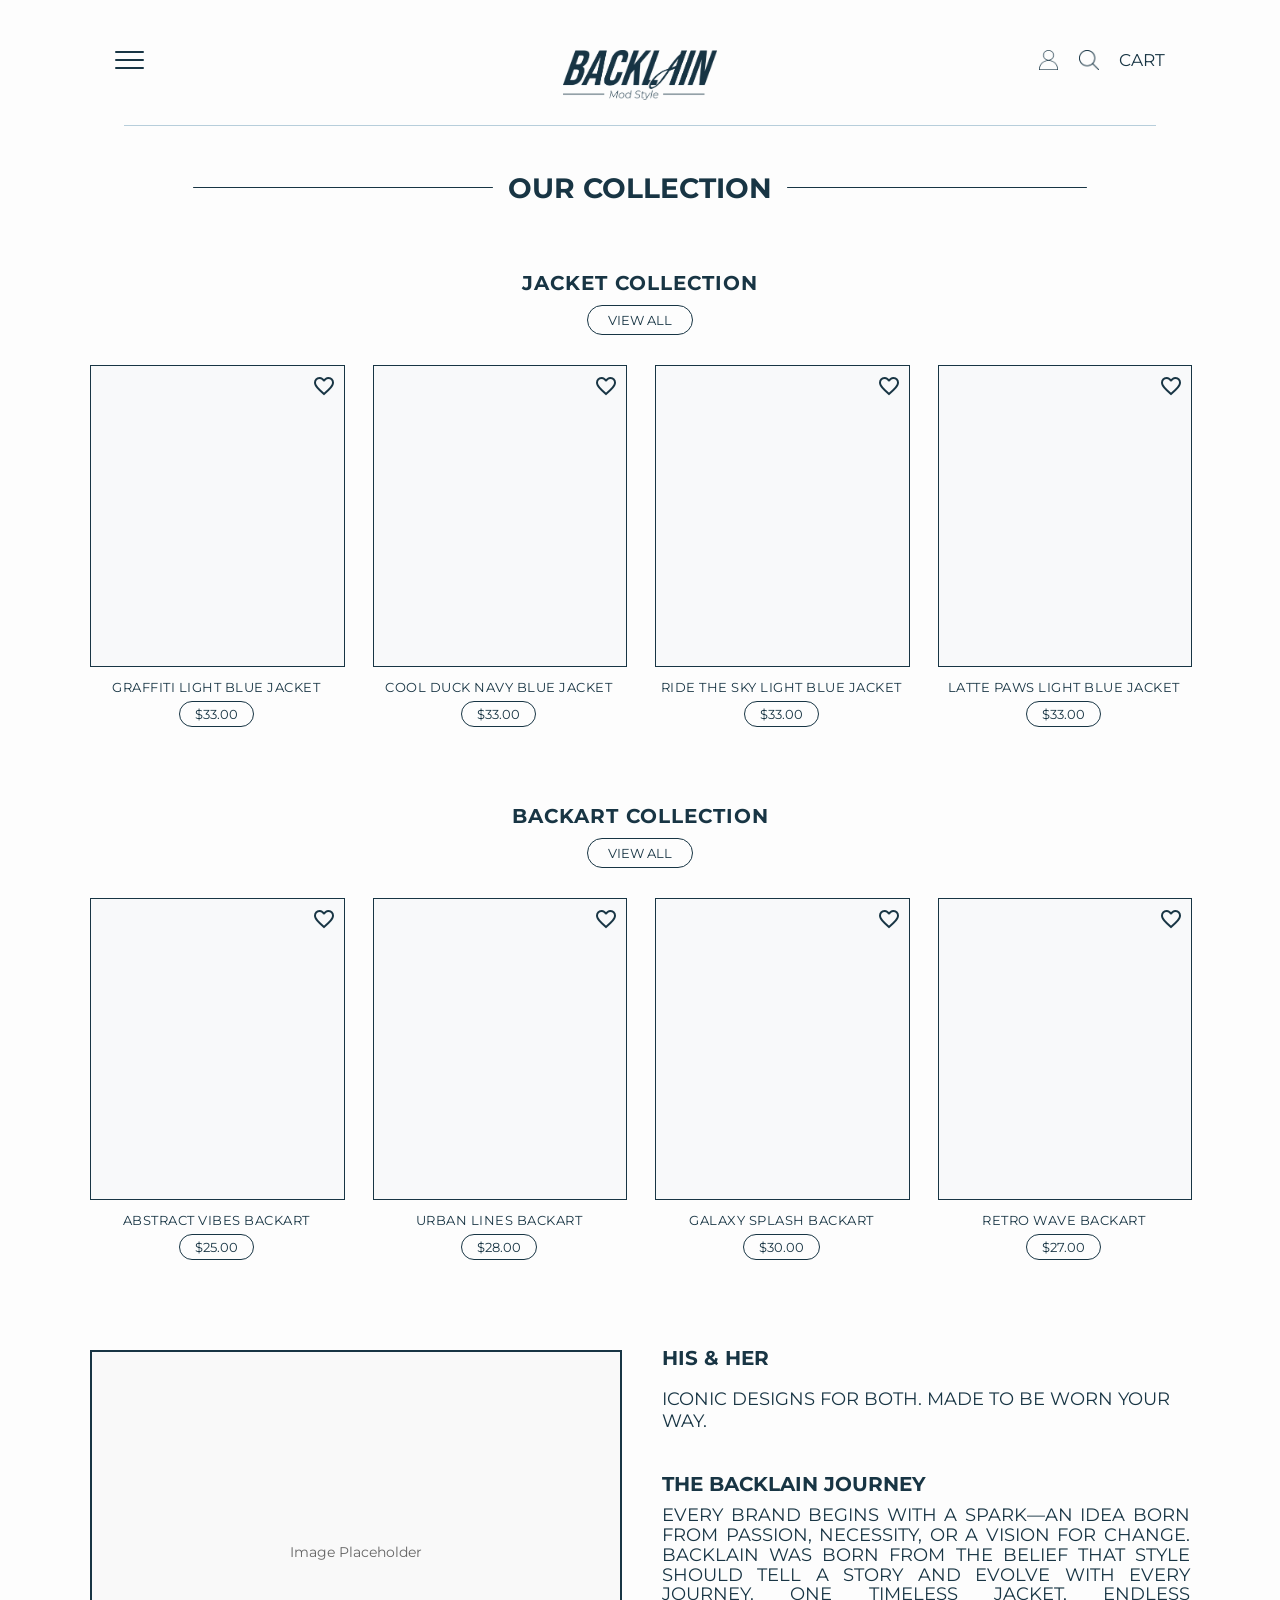
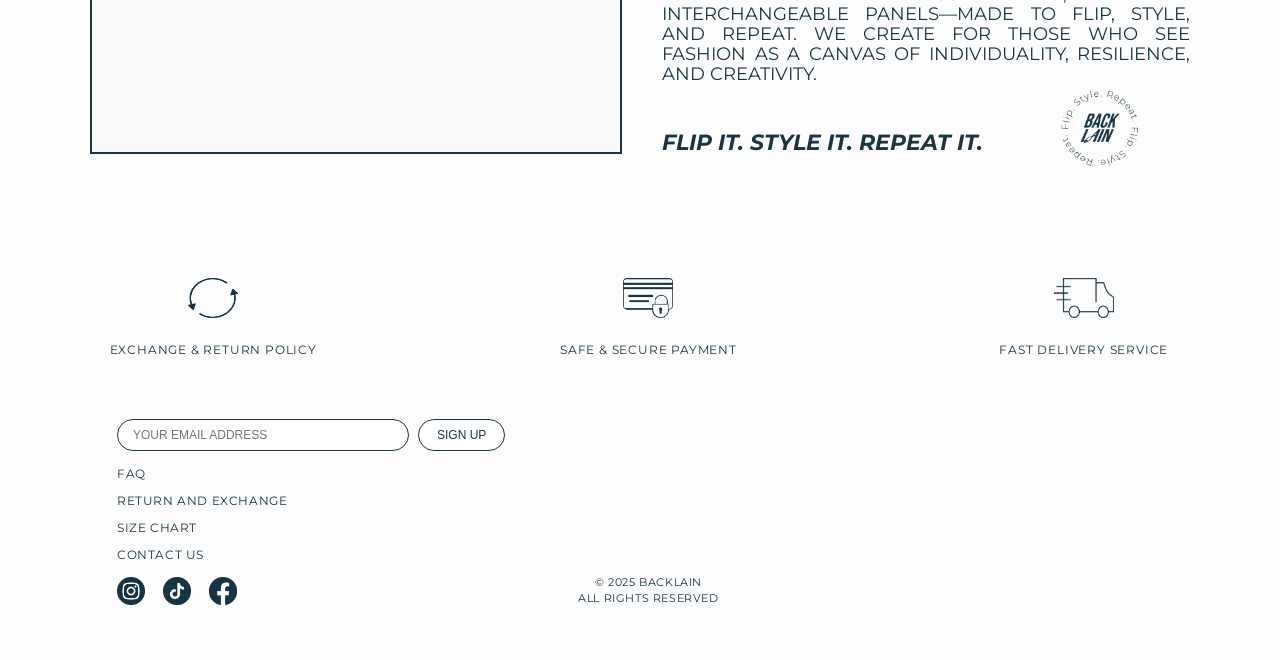
<file: index.html>
<!DOCTYPE html>
<html lang="en">
<head>
  <meta charset="UTF-8">
  <meta name="viewport" content="width=device-width, initial-scale=1.0">
  <title>Backlain Menu Clone</title>
  <link rel="stylesheet" href="assets/css/dash.css">
  <link rel="stylesheet" href="https://cdnjs.cloudflare.com/ajax/libs/font-awesome/6.5.0/css/all.min.css">
<link href="https://fonts.googleapis.com/css2?family=Montserrat:wght@400;600;700;900&display=swap" rel="stylesheet">
  <link href="https://fonts.googleapis.com/icon?family=Material+Icons+Outlined" rel="stylesheet">
</head>
<body>

  <!-- =================== Header =================== -->
  <div class="header">
    <!-- Hamburger toggle (always visible) -->
    <div id="hamburger" class="hamburger">
      <span></span>
      <span></span>
      <span></span>
    </div>

          <!-- Logo centered -->
        <div class="logo">
        <a href="index.html">
          <img src="assets/images/backlain logo png.png" alt="Backlain Logo">
        </a>
      </div>


    <!-- Icons -->
    <div class="icons">
  <!-- Your user icon -->
  <img src="assets/images/header-01.png" alt="User" class="icon-img">

  <!-- Your search icon -->
<img src="assets/images/header-02.png" alt="Search" class="icon-img icon-search">

 <img src="assets/images/cart icon-01.png" alt="Cart" class="cart-icon">
  <!-- Cart link -->
 <a href="cart.html" class="cart-link">
  <span class="cart-text">CART</span>
 
</a>

</div>

  </div>

  <!-- Divider -->
  <div class="divider"></div>

 

  <!-- Menu Links -->
  <div class="menu" id="menu">
    <!-- X button on far right -->
    <div class="close-btn" id="closeBtn">
      <i class="fas fa-times"></i>
      
    </div>
    <a href="Jacket-collection.html">JACKET COLLECTION</a>
    <a href="Backart-Collection.html">BACKART COLLECTION</a>
    <a href="Sales.html">SALE</a>
    <a href="Our-Story.html">ABOUT</a>
    <a href="login.html">LOG IN</a>
  </div>


   <!-- Search Bar -->
 <div class="search-bar-wrapper hidden" id="searchWrapper">
  <input type="text" placeholder="Search" class="search-bar">
  <!-- <i class="fas fa-search search-icon"></i> -->
</div>



<!-- ================== End Header ================== -->





  <!-- ================== Main Collection Title ================== -->




<!-- Main Collection Title -->
<div class="main-collection-title">
  <span class="bar"></span>
  <h2>OUR COLLECTION</h2>
  <span class="bar"></span>
</div>


<!-- ================== Jacket Collection ================== -->


  <section class="collection">
  <h2>JACKET COLLECTION</h2>
  <button class="view-all">VIEW ALL</button>

  <div class="items">
    <!-- Item 1 -->
    <div class="item">
      <div class="img-box">
        <span class="material-icons-outlined heart">favorite_border</span>
      </div>
      <h3>GRAFFITI LIGHT BLUE JACKET</h3>
      <button class="price">$33.00</button>
    </div>

    <!-- Item 2 -->
    <div class="item">
      <div class="img-box">
        <span class="material-icons-outlined heart">favorite_border</span>
      </div>
      <h3>COOL DUCK NAVY BLUE JACKET</h3>
      <button class="price">$33.00</button>
    </div>

    <!-- Item 3 -->
    <div class="item">
      <div class="img-box">
        <span class="material-icons-outlined heart">favorite_border</span>
      </div>
      <h3>RIDE THE SKY LIGHT BLUE JACKET</h3>
      <button class="price">$33.00</button>
    </div>

    <!-- Item 4 -->
    <div class="item">
      <div class="img-box">
        <span class="material-icons-outlined heart">favorite_border</span>
      </div>
      <h3>LATTE PAWS LIGHT BLUE JACKET</h3>
      <button class="price">$33.00</button>
    </div>
  </div>
</section>


<!-- ================== End Jacket Collection ================== -->



<!-- ================== Backart Collection ================== -->


<section class="collection">
  <h2>BACKART COLLECTION</h2>
  <button class="view-all">VIEW ALL</button>

  <div class="items">
    <!-- Item 1 -->
    <div class="item">
      <div class="img-box">
        <span class="material-icons-outlined heart">favorite_border</span>
      </div>
      <h3>ABSTRACT VIBES BACKART</h3>
      <button class="price">$25.00</button>
    </div>

    <!-- Item 2 -->
    <div class="item">
      <div class="img-box">
        <span class="material-icons-outlined heart">favorite_border</span>
      </div>
      <h3>URBAN LINES BACKART</h3>
      <button class="price">$28.00</button>
    </div>

    <!-- Item 3 -->
    <div class="item">
      <div class="img-box">
        <span class="material-icons-outlined heart">favorite_border</span>
      </div>
      <h3>GALAXY SPLASH BACKART</h3>
      <button class="price">$30.00</button>
    </div>

    <!-- Item 4 -->
    <div class="item">
      <div class="img-box">
        <span class="material-icons-outlined heart">favorite_border</span>
      </div>
      <h3>RETRO WAVE BACKART</h3>
      <button class="price">$27.00</button>
    </div>
  </div>
</section>


 <!-- ================== End Backart Collection ================== -->




  <!-- ================== Backlain Journey Section =================== -->

<section class="backlain-journey">
  <div class="journey-container">
    <!-- Left image -->
    <div class="journey-image">
      <span>Image Placeholder</span>
    </div>

    <!-- Right text -->
    <div class="journey-text">
      <h2 class="journey-title">HIS & HER</h2>
      <p class="journey-subtitle">ICONIC DESIGNS FOR BOTH. MADE TO BE WORN YOUR WAY.</p>

      <h3 class="journey-heading">THE BACKLAIN JOURNEY</h3>
      <p class="journey-paragraph">
        EVERY BRAND BEGINS WITH A SPARK—AN IDEA BORN FROM PASSION, NECESSITY, OR A VISION FOR CHANGE. 
        BACKLAIN WAS BORN FROM THE BELIEF THAT STYLE SHOULD TELL A STORY AND EVOLVE WITH EVERY JOURNEY. 
        ONE TIMELESS JACKET, ENDLESS INTERCHANGEABLE PANELS—MADE TO FLIP, STYLE, AND REPEAT. 
        WE CREATE FOR THOSE WHO SEE FASHION AS A CANVAS OF INDIVIDUALITY, RESILIENCE, AND CREATIVITY.
      </p>

      <p class="journey-tagline"><strong>FLIP IT. STYLE IT. REPEAT IT.</strong></p>
    </div>
  </div>

  <!-- Circular text logo -->
  <!-- Icon Logo -->
<div class="journey-icon-logo">
  <img src="assets/images/logo-page.png" alt="Backlain Logo">
</div>
</section>


 

 <!-- ================== End Backlain Journey Section ======================== -->




  <!-- ================== Footer ================== -->


<footer>
    <!-- Top Icons -->
    <div class="footer-top">
      <div class="footer-icon">
        <img src="assets/images/icons-01.png" alt="Exchange">
        <p>Exchange & Return Policy</p>
      </div>
      <div class="footer-icon">
        <img src="assets/images/icons-02.png" alt="Payment">
        <p>Safe & Secure Payment</p>
      </div>
      <div class="footer-icon">
        <img src="assets/images/icons-03.png" alt="Delivery" style="width: 60px; height: 40px;">
        <p>Fast Delivery Service</p>
      </div>
    </div>

    <!-- Content aligned left, shifted right -->
    <div class="footer-content">
      <!-- Newsletter -->
      <div class="newsletter">
        <input type="email" placeholder="YOUR EMAIL ADDRESS">
        <button>Sign Up</button>
      </div>

      <!-- Links stacked vertically -->
      <div class="footer-links">
        <a href="FAQ.html">FAQ</a>
        <a href="policy.html">Return and Exchange</a>
        <a href="size-chart.html">Size Chart</a>
        <a href="contact.html">Contact Us</a>
      </div>

      <!-- Social Icons -->
      <div class="socials">
        <a href="#"><img src="assets/images/social media icons-01.png" alt="Instagram"></a>
        <a href="#"><img src="assets/images/social media icons-02.png" alt="TikTok"></a>
        <a href="#"><img src="assets/images/social media icons-03.png" alt="Facebook"></a>
      </div>
    </div>

    <!-- Bottom footer -->
    <div class="footer-bottom">
      © 2025 BACKLAIN <br>
      ALL RIGHTS RESERVED
    </div>
  </footer>

  <!-- ================== End Footer ================== -->



  <script src="assets/js/main.js"></script>
</body>
</html>
</file>
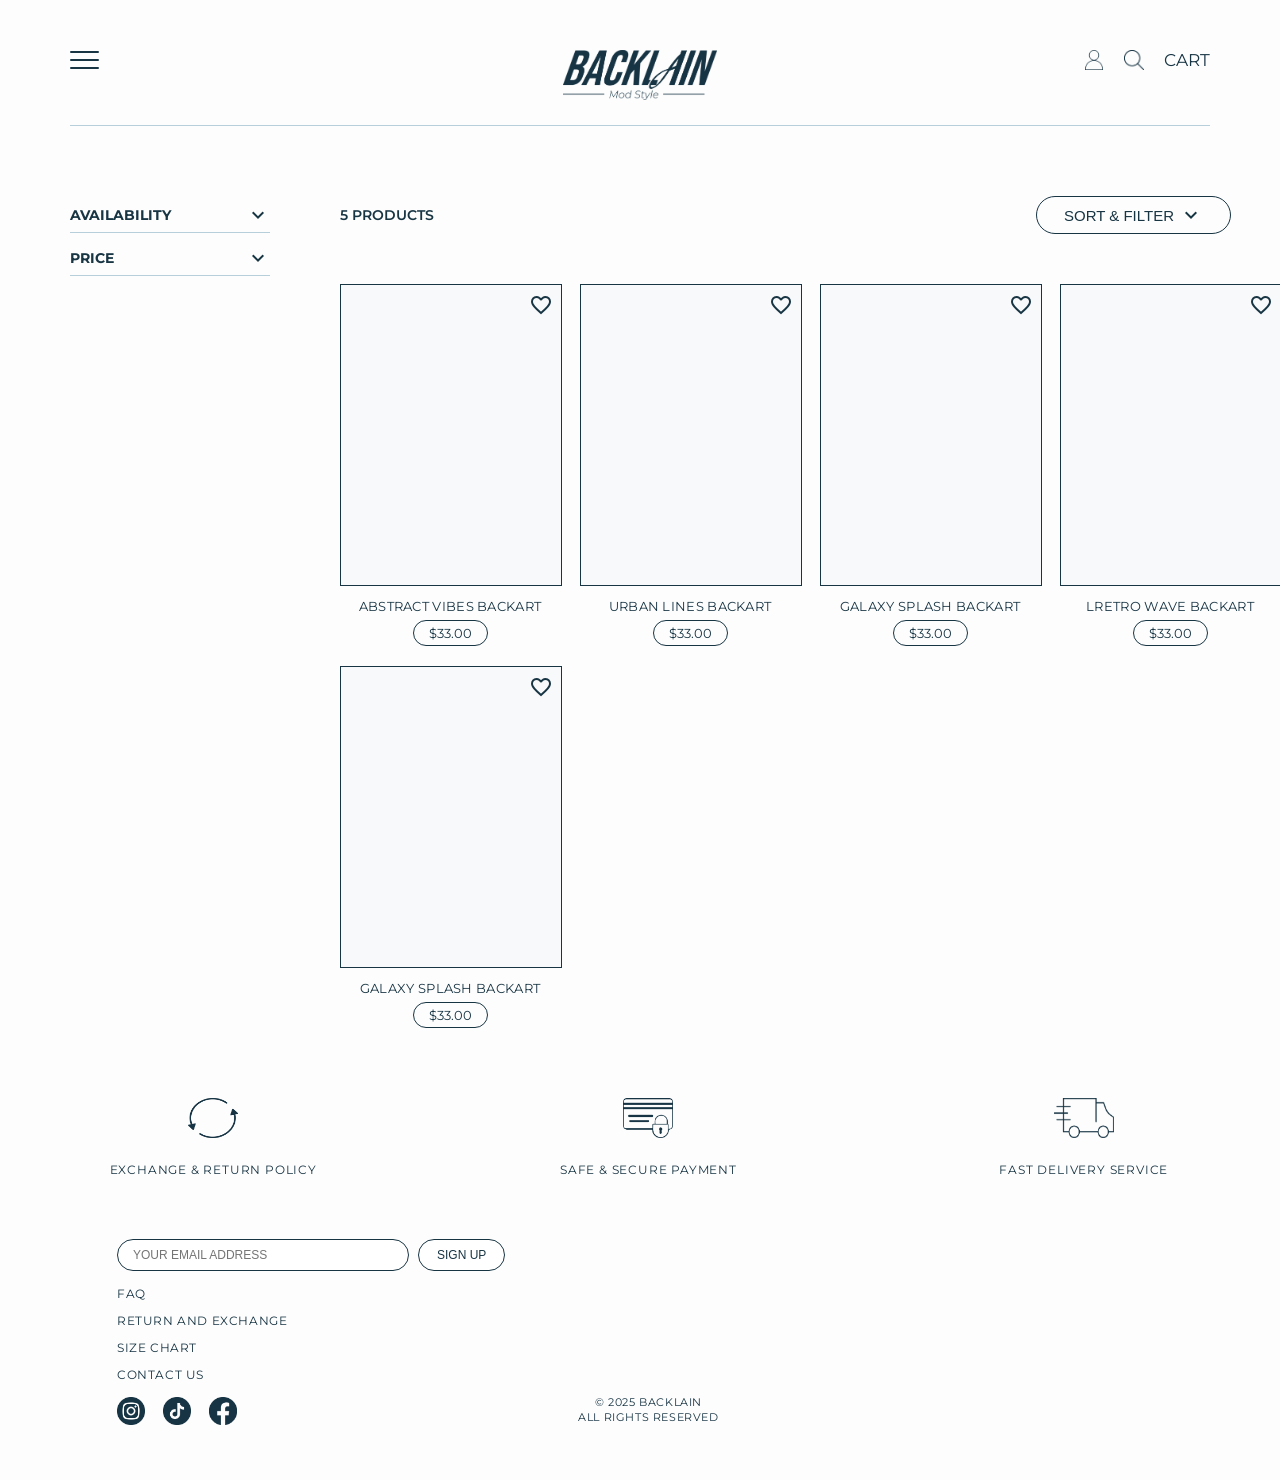
<file: Backart-Collection.html>
<!DOCTYPE html>
<html lang="en">
<head>
  <meta charset="UTF-8">
  <meta name="viewport" content="width=device-width, initial-scale=1.0">
  <title>Backlain Menu Clone with Filters</title>
  <link rel="stylesheet" href="assets/css/dash.css">
  <link rel="stylesheet" href="assets/css/collection.css">
  <link rel="stylesheet" href="https://cdnjs.cloudflare.com/ajax/libs/font-awesome/6.5.0/css/all.min.css">
  <link href="https://fonts.googleapis.com/css2?family=Montserrat:wght@300&display=swap" rel="stylesheet">
  <link href="https://fonts.googleapis.com/icon?family=Material+Icons+Outlined" rel="stylesheet">
  <style>
    .header {
      display: flex;
      justify-content: space-between;
      align-items: center;
      padding: 20px 70px;
      position: relative;
      margin-top: 30px;
    }

    .menu {
      max-height: 0;
      overflow: hidden;
      transition: max-height 0.4s ease;
      padding: 20px 70px;
      text-align: left;
      position: relative;
      top: 30px;
    }

    .close-btn {
      font-size: 32px;
      position: absolute;
      top: 25px;
      right: 70px;
      cursor: pointer;
      display: none;
    }

    /* Divider */
    .divider {
      height: 1px;
      background: #b7cedb;
      margin: 0 70px;
      position: relative;
      top: 35px;
    }

    /* Filters collapse style */
    .filter .filter-content {
      display: none;
      margin-top: 10px;
    }
    .filter.active .filter-content {
      display: block;
    }
  </style>
</head>
<body>

  <!-- Header -->
  <div class="header">
    <div id="hamburger" class="hamburger"><span></span><span></span><span></span></div>
    <div class="logo">
      <a href="index.html">
        <img src="assets/images/backlain logo png.png" alt="Backlain Logo">
      </a>
    </div>   
   <div class="icons">
  <!-- Your user icon -->
  <img src="assets/images/header-01.png" alt="User" class="icon-img">

  <!-- Your search icon -->
<img src="assets/images/header-02.png" alt="Search" class="icon-img icon-search">
  <!-- Cart link -->
  <a href="cart.html" class="cart-link">
    <span class="cart-text">CART</span>
  </a>
</div>
  </div>

  <div class="divider"></div>

  <!-- Menu -->
  <div class="menu" id="menu">
    <div class="close-btn" id="closeBtn"><i class="fas fa-times"></i></div>
    <a href="Jacket-collection.html">JACKET COLLECTION</a>
    <a href="Backart-Collection.html">BACKART COLLECTION</a>
    <a href="Sales.html">SALE</a>
    <a href="Our-Story.html">ABOUT</a>
    <a href="login.html">LOG IN</a>
  </div>

  <!-- Search Bar -->
  <div class="search-bar-wrapper hidden" id="searchWrapper">
    <input type="text" placeholder="Search" class="search-bar">
  </div>

  <!-- Shop Layout -->
  <div class="shop-layout">
    <!-- Sidebar Filters -->
    <aside class="filters">
      <div class="filter">
        <div class="filter-header">AVAILABILITY <span class="material-icons-outlined">expand_more</span></div>
        <div class="filter-content">
          <label><input type="checkbox" value="in-stock"> In Stock</label>
          <label><input type="checkbox" value="out-stock"> Out Of Stock</label>
        </div>
      </div>
      
      <div class="filter">
        <div class="filter-header">PRICE <span class="material-icons-outlined">expand_more</span></div>
        <div class="filter-content">
          <input type="range" min="0" max="100" value="50" id="priceSlider">
          <div id="priceValue" style="font-size:13px; text-align:right; color:#133c55; margin-bottom:8px;">$50</div>
        </div>
      </div>
    </aside>

    <!-- Jacket Collection -->
    <section class="collection">
      <div class="collection-header">
        <span class="product-count">5 PRODUCTS</span>
        <div class="sort-filter-wrapper">
          <button class="sort-btn" id="sortBtn">SORT & FILTER <span class="material-icons-outlined">expand_more</span></button>
          <div class="sort-dropdown" id="sortDropdown">
            <div data-sort="best-selling">BEST SELLING</div>
            <div data-sort="name-asc">Alphabetically, A-Z</div>
            <div data-sort="name-desc">Alphabetically, Z-A</div>
            <div data-sort="price-asc">Price, low to high</div>
            <div data-sort="price-desc">Price, high to low</div>
            <div data-sort="date-asc">Date, old to new</div>
            <div data-sort="date-desc">Date, new to old</div>
          </div>
        </div>
      </div>

      <div class="items">
        <div class="item" data-name="GRAFFITI GLOW LIGHT BLUE JACKET" data-price="33" data-stock="in-stock">
          <div class="img-box"><span class="material-icons-outlined heart">favorite_border</span></div>
          <h3>ABSTRACT VIBES BACKART</h3>
          <button class="price">$33.00</button>
        </div>
        <div class="item" data-name="COOL DUCK NAVY BLUE JACKET" data-price="33" data-stock="in-stock">
          <div class="img-box"><span class="material-icons-outlined heart">favorite_border</span></div>
          <h3>URBAN LINES BACKART</h3>
          <button class="price">$33.00</button>
        </div>
        <div class="item" data-name="RIDE THE SKY LIGHT BLUE JACKET" data-price="33" data-stock="out-stock">
          <div class="img-box"><span class="material-icons-outlined heart">favorite_border</span></div>
          <h3>GALAXY SPLASH BACKART</h3>
          <button class="price">$33.00</button>
        </div>
        <div class="item" data-name="LATTE PAWS LIGHT BLUE JACKET" data-price="33" data-stock="in-stock">
          <div class="img-box"><span class="material-icons-outlined heart">favorite_border</span></div>
          <h3>LRETRO WAVE BACKART</h3>
          <button class="price">$33.00</button>
        </div>
        <div class="item" data-name="LATTE PAWS LIGHT BLUE JACKET" data-price="33" data-stock="in-stock">
          <div class="img-box"><span class="material-icons-outlined heart">favorite_border</span></div>
          <h3>GALAXY SPLASH BACKART</h3>
          <button class="price">$33.00</button>
        </div>
      </div>
    </section>
  </div>

  <!-- Footer -->
  <footer>
    <div class="footer-top">
      <div class="footer-icon">
        <img src="assets/images/icons-01.png" alt="Exchange">
        <p>Exchange & Return Policy</p>
      </div>
      <div class="footer-icon">
        <img src="assets/images/icons-02.png" alt="Payment">
        <p>Safe & Secure Payment</p>
      </div>
      <div class="footer-icon">
        <img src="assets/images/icons-03.png" alt="Delivery" style="width: 60px; height: 40px;">
        <p>Fast Delivery Service</p>
      </div>
    </div>
    <div class="footer-content">
      <div class="newsletter">
        <input type="email" placeholder="YOUR EMAIL ADDRESS">
        <button>Sign Up</button>
      </div>
      <div class="footer-links">
        <a href="FAQ.html">FAQ</a>
        <a href="policy.html">Return and Exchange</a>
        <a href="size-chart.html">Size Chart</a>
        <a href="contact.html">Contact Us</a>
      </div>
      <div class="socials">
        <a href="#"><img src="assets/images/social media icons-01.png" alt="Instagram"></a>
        <a href="#"><img src="assets/images/social media icons-02.png" alt="TikTok"></a>
        <a href="#"><img src="assets/images/social media icons-03.png" alt="Facebook"></a>
      </div>
    </div>
    <div class="footer-bottom">
      © 2025 BACKLAIN <br> ALL RIGHTS RESERVED
    </div>
  </footer>

  <script>
  // ===== Sidebar Filters toggle =====
document.querySelectorAll(".filter-header").forEach(header => {
  header.addEventListener("click", () => { 
    header.parentElement.classList.toggle("active"); 
  });
});

// ===== Price Slider =====
const priceSliderFilter = document.getElementById('priceSlider');
const priceValueDisplay = document.getElementById('priceValue');
const filterItems = document.querySelectorAll('.items .item');

function updatePriceSliderGradient() {
  const value = priceSliderFilter.value;
  priceSliderFilter.style.background = `linear-gradient(to right, #133c55 0%, #133c55 ${value}%, #ddd ${value}%, #ddd 100%)`;
}

// ===== Availability Filter =====
const availabilityCheckboxes = document.querySelectorAll('.filter-content input[type="checkbox"]');

function filterItemsCombined() {
  const selectedValues = Array.from(availabilityCheckboxes)
    .filter(cb => cb.checked)
    .map(cb => cb.value);

  const maxPrice = parseFloat(priceSliderFilter.value);

  filterItems.forEach(item => {
    const stock = item.dataset.stock; // "in-stock" or "out-stock"
    const price = parseFloat(item.dataset.price);

    // Check availability
    let availabilityMatch = (selectedValues.length === 0 || selectedValues.includes(stock));

    // Check price
    let priceMatch = price <= maxPrice;

    // Show item only if both conditions are met
    if (availabilityMatch && priceMatch) {
      item.style.display = 'block';
    } else {
      item.style.display = 'none';
    }
  });
}

// Price slider event
priceSliderFilter.addEventListener('input', () => {
  priceValueDisplay.textContent = `$${priceSliderFilter.value}`;
  updatePriceSliderGradient();
  filterItemsCombined();
});

updatePriceSliderGradient();
filterItemsCombined();

// Availability checkbox events
availabilityCheckboxes.forEach(cb => {
  cb.addEventListener('change', filterItemsCombined);
});

// ===== Sort Dropdown =====
const sortBtnFilter = document.getElementById('sortBtn');
const sortDropdownFilter = document.getElementById('sortDropdown');

sortBtnFilter.addEventListener('click', (e) => {
  e.stopPropagation();
  sortDropdownFilter.classList.toggle('show');
});

document.addEventListener('click', () => sortDropdownFilter.classList.remove('show'));
sortDropdownFilter.addEventListener('click', e => e.stopPropagation());

function sortFilterItems(criteria) {
  const container = document.querySelector('.items');
  const itemsArray = Array.from(container.children);

  if(criteria === 'price-asc') itemsArray.sort((a,b)=>parseFloat(a.dataset.price)-parseFloat(b.dataset.price));
  else if(criteria === 'price-desc') itemsArray.sort((a,b)=>parseFloat(b.dataset.price)-parseFloat(a.dataset.price));
  else if(criteria === 'name-asc') itemsArray.sort((a,b)=>a.dataset.name.localeCompare(b.dataset.name));
  else if(criteria === 'name-desc') itemsArray.sort((a,b)=>b.dataset.name.localeCompare(a.dataset.name));

  itemsArray.forEach(item => container.appendChild(item));
}

// Sorting event
document.querySelectorAll('.sort-dropdown div').forEach(option => {
  option.addEventListener('click', () => {
    const sort = option.dataset.sort;
    if(sort) sortFilterItems(sort);
    sortDropdownFilter.classList.remove('show');
  });
});

  </script>

  <script src="assets/js/main.js"></script>
</body>
</html>
</file>
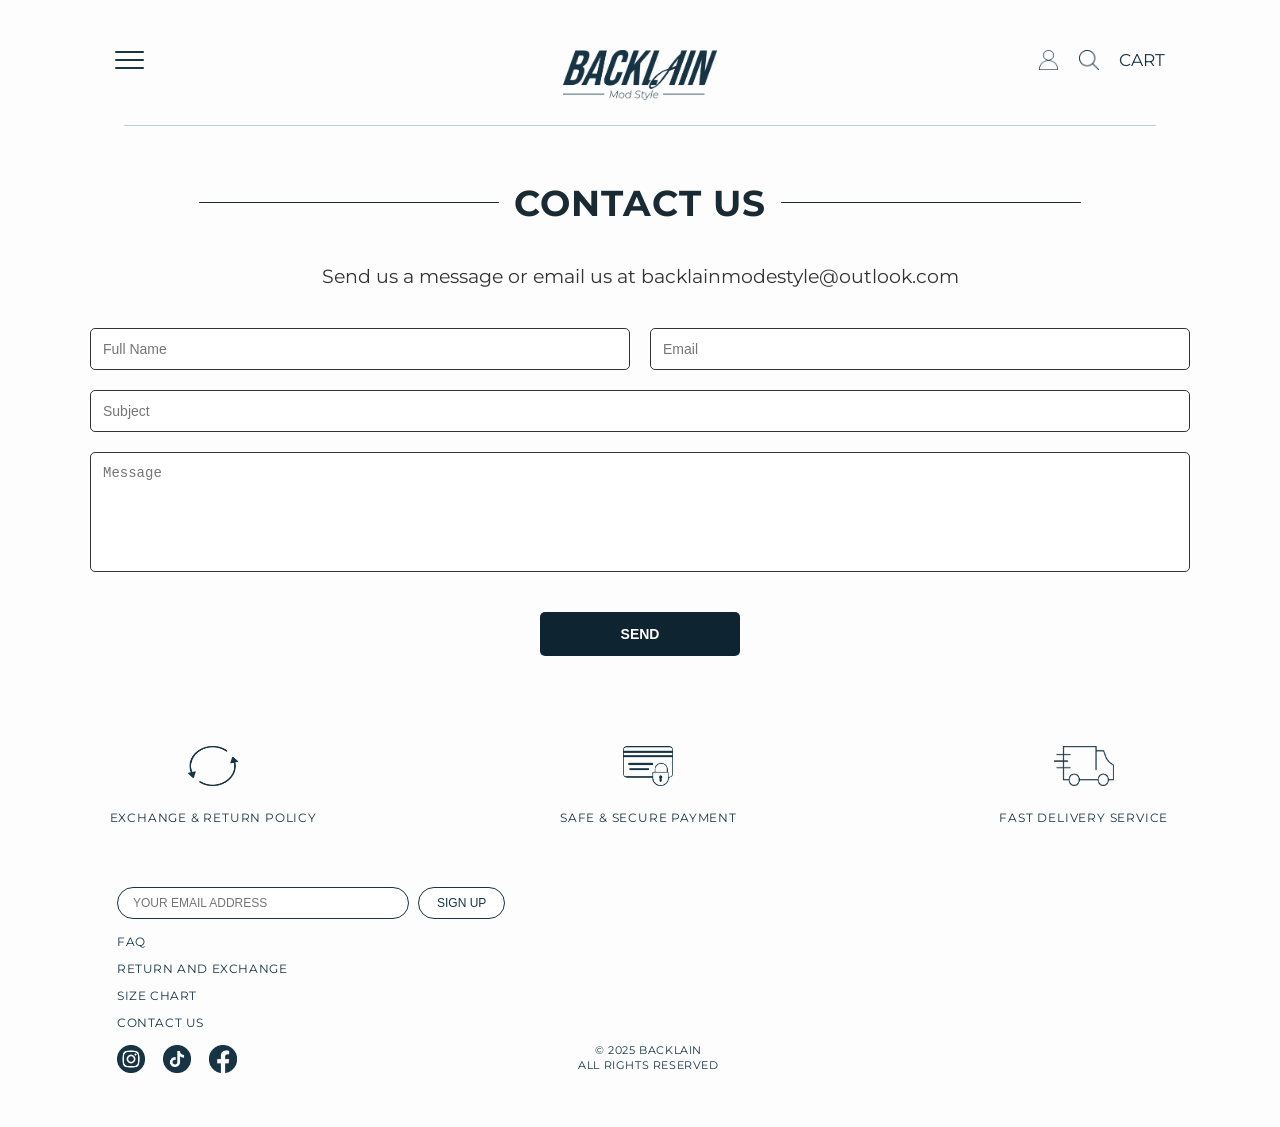
<file: contact.html>
<!DOCTYPE html>
<html lang="en">
<head>
  <meta charset="UTF-8">
  <meta name="viewport" content="width=device-width, initial-scale=1.0">
  <title>Contact Us | Backlain</title>
  <link rel="stylesheet" href="assets/css/dash.css">
  <link rel="stylesheet" href="https://cdnjs.cloudflare.com/ajax/libs/font-awesome/6.5.0/css/all.min.css">
  <link href="https://fonts.googleapis.com/css2?family=Montserrat:wght@400;600;700;900&display=swap" rel="stylesheet">
  <link href="https://fonts.googleapis.com/icon?family=Material+Icons+Outlined" rel="stylesheet">
</head>
<body>

  <!-- =================== Header =================== -->
  <div class="header">
    <!-- Hamburger toggle (always visible) -->
    <div id="hamburger" class="hamburger">
      <span></span>
      <span></span>
      <span></span>
    </div>

    <!-- Logo centered -->
    <div class="logo">
      <a href="index.html">
        <img src="assets/images/backlain logo png.png" alt="Backlain Logo">
      </a>
    </div>

    <!-- Icons -->
    <div class="icons">
  <!-- Your user icon -->
  <img src="assets/images/header-01.png" alt="User" class="icon-img">

  <!-- Your search icon -->
<img src="assets/images/header-02.png" alt="Search" class="icon-img icon-search">
  <!-- Cart link -->
  <a href="cart.html" class="cart-link">
    <span class="cart-text">CART</span>
  </a>
</div>
  </div>

  <!-- Divider -->
  <div class="divider"></div>

  <!-- Menu Links -->
  <div class="menu" id="menu">
    <div class="close-btn" id="closeBtn">
      <i class="fas fa-times"></i>
    </div>
    <a href="Jacket-collection.html">JACKET COLLECTION</a>
    <a href="Backart-Collection.html">BACKART COLLECTION</a>
    <a href="Sales.html">SALE</a>
    <a href="Our-Story.html">ABOUT</a>
    <a href="login.html">LOG IN</a>
  </div>

  <!-- Search Bar -->
  <div class="search-bar-wrapper hidden" id="searchWrapper">
    <input type="text" placeholder="Search" class="search-bar">
  </div>
  <!-- ================== End Header ================== -->


  <!-- ================== CONTACT SECTION ================== -->
  <div class="unique-contact-wrapper">
    <div class="unique-contact-title">
      <span class="bar"></span>
      <h2>Contact Us</h2>
      <span class="bar"></span>
    </div>
    <p>
      Send us a message or email us at 
      <a href="mailto:backlainmodestyle@outlook.com" class="unique-email-link">
        backlainmodestyle@outlook.com
      </a>
    </p>
    
    <form action="#" method="post" class="unique-contact-form">
      <div class="unique-form-row">
        <input type="text" name="unique_name" placeholder="Full Name" required class="unique-form-input">
        <input type="email" name="unique_email" placeholder="Email" required class="unique-form-input">
      </div>
      <div class="unique-form-row">
        <input type="text" name="unique_subject" placeholder="Subject" required class="unique-form-input">
      </div>
      <textarea name="unique_message" placeholder="Message" required class="unique-form-textarea"></textarea>
      <button type="submit" class="unique-submit-button">Send</button>
    </form>
  </div>
  <!-- ================== END CONTACT SECTION ================== -->


  <!-- ================== FOOTER ================== -->
  <footer>
    <!-- Top Icons -->
    <div class="footer-top">
      <div class="footer-icon">
        <img src="assets/images/icons-01.png" alt="Exchange">
        <p>Exchange & Return Policy</p>
      </div>
      <div class="footer-icon">
        <img src="assets/images/icons-02.png" alt="Payment">
        <p>Safe & Secure Payment</p>
      </div>
      <div class="footer-icon">
        <img src="assets/images/icons-03.png" alt="Delivery" style="width: 60px; height: 40px;">
        <p>Fast Delivery Service</p>
      </div>
    </div>

    <!-- Content -->
    <div class="footer-content">
      <div class="newsletter">
        <input type="email" placeholder="YOUR EMAIL ADDRESS">
        <button>Sign Up</button>
      </div>

     <div class="footer-links">
        <a href="FAQ.html">FAQ</a>
        <a href="policy.html">Return and Exchange</a>
        <a href="size-chart.html">Size Chart</a>
        <a href="contact.html">Contact Us</a>
      </div>

      <div class="socials">
        <a href="#"><img src="assets/images/social media icons-01.png" alt="Instagram"></a>
        <a href="#"><img src="assets/images/social media icons-02.png" alt="TikTok"></a>
        <a href="#"><img src="assets/images/social media icons-03.png" alt="Facebook"></a>
      </div>
    </div>

    <div class="footer-bottom">
      © 2025 BACKLAIN <br>
      ALL RIGHTS RESERVED
    </div>
  </footer>
  <!-- ================== END FOOTER ================== -->

  <script src="assets/js/main.js"></script>
</body>
</html>
</file>
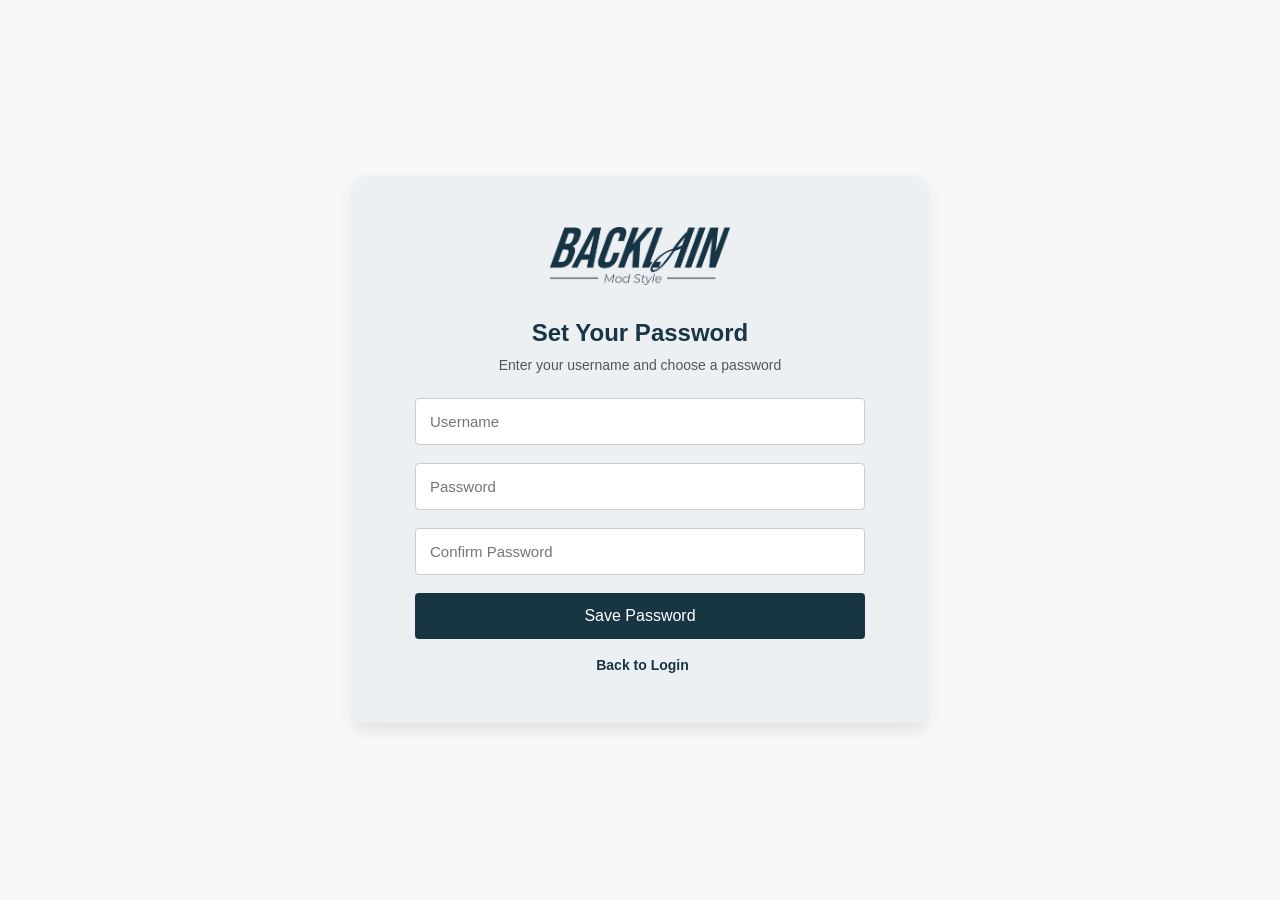
<file: credintials.html>
<!DOCTYPE html>
<html lang="en">
<head>
  <meta charset="UTF-8">
  <meta name="viewport" content="width=device-width, initial-scale=1.0">
  <title>Set Password</title>
    <link rel="icon" href="assets/images/backlain logo png.png" type="image/png">
  <link rel="stylesheet" href="assets/css/style.css"> <!-- Use your combined CSS file -->
</head>
<body>

  <div class="sp-wrapper">
    <div class="sp-logo">
      <img src="assets/images/backlain logo png.png" alt="Logo">
    </div>

    <!-- Set Password Form -->
    <form id="setPasswordForm" class="sp-form">
      <h2 class="sp-title">Set Your Password</h2>
      <p class="sp-desc">Enter your username and choose a password</p>

      <input type="text" placeholder="Username" class="sp-input" required>
      <input type="password" placeholder="Password" class="sp-input" required>
      <input type="password" placeholder="Confirm Password" class="sp-input" required>

      <button type="submit" class="sp-button">Save Password</button>

      <!-- Bottom link -->
      <div class="sp-bottom-links">
        <span><a href="#">Back to Login</a></span>
      </div>
    </form>
  </div>

</body>
</html>
</file>
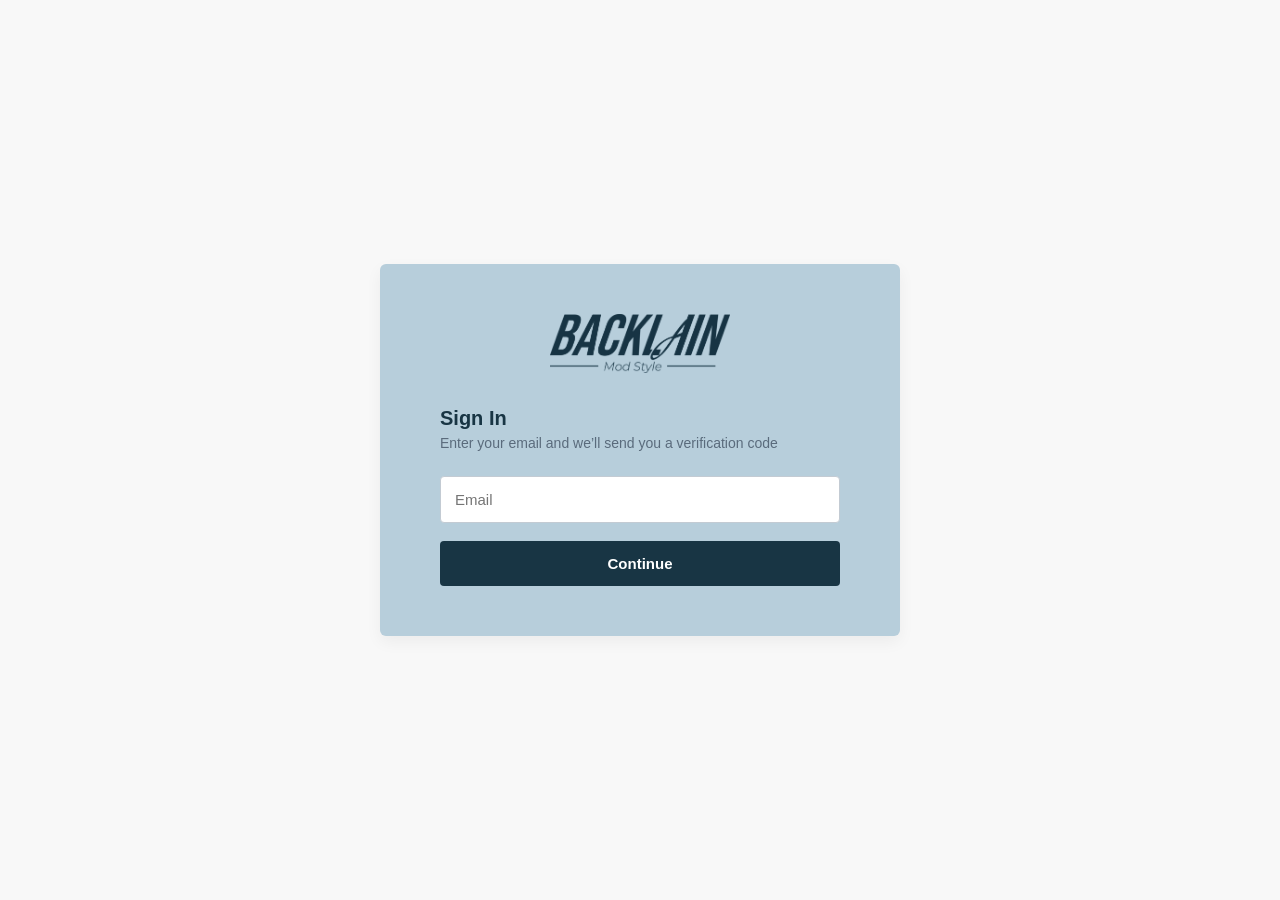
<file: email.html>
<!DOCTYPE html>
<html lang="en">
<head>
  <meta charset="UTF-8">
  <meta name="viewport" content="width=device-width, initial-scale=1.0">
  <title>Sign In</title>
    <link rel="icon" href="assets/images/backlain logo png.png" type="image/png">

  <link rel="stylesheet" href="assets/css/style.css">
</head>
<body>
  <div class="si-wrapper">
    <div class="si-logo">
      <img src="assets/images/backlain logo png.png" alt="Backlain Logo">
    </div>
    <div class="si-title">Sign In</div>
    <div class="si-desc">Enter your email and we’ll send you a verification code</div>
    <input type="email" class="si-input" placeholder="Email" required>
    <button class="si-button">Continue</button>
  </div>
</body>
</html>
</file>
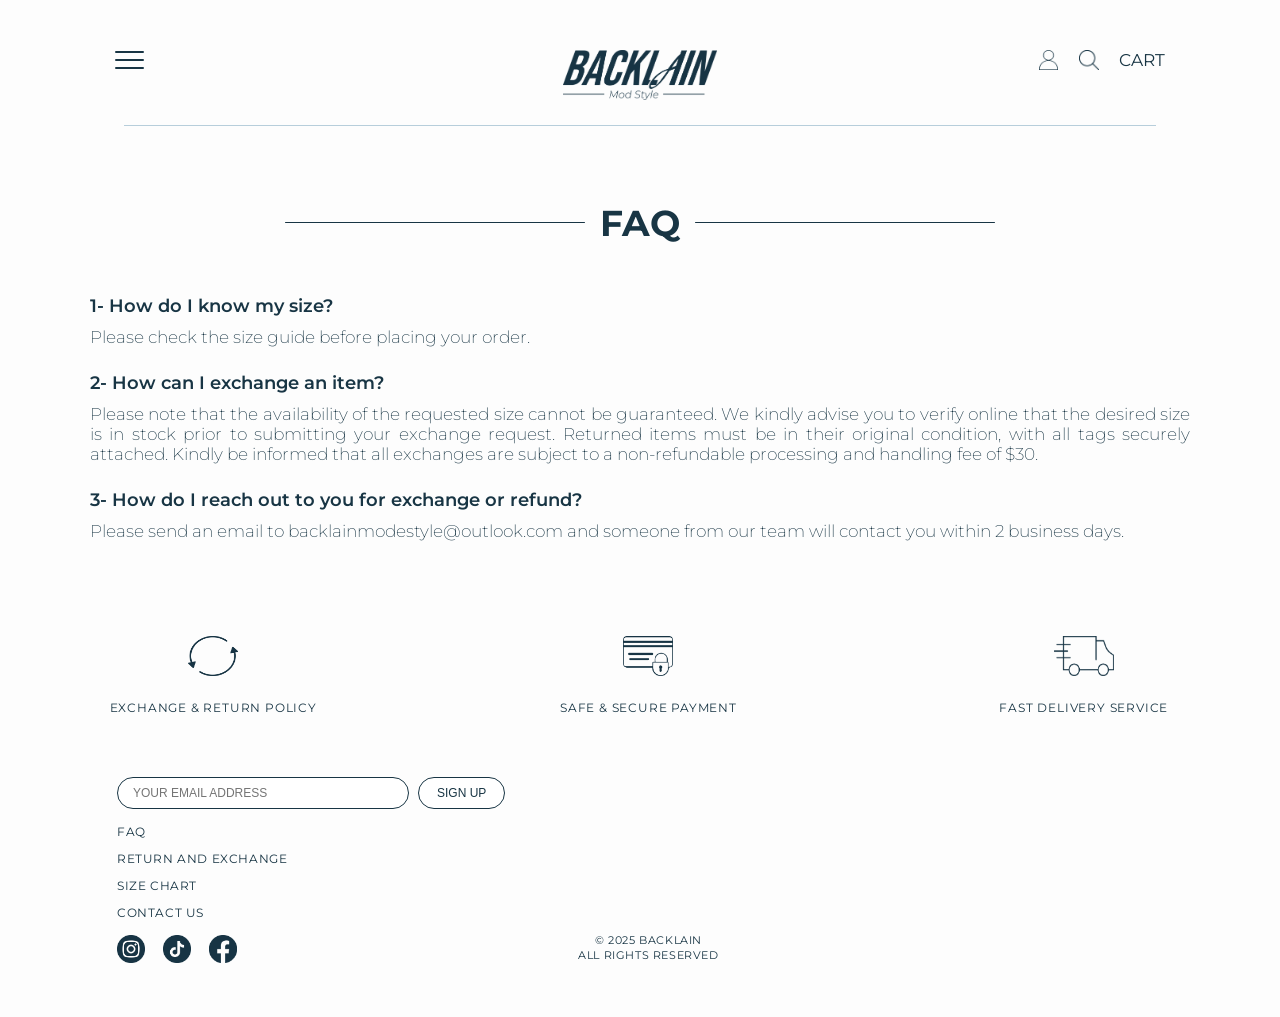
<file: FAQ.html>
<!DOCTYPE html>
<html lang="en">
<head>
  <meta charset="UTF-8">
  <meta name="viewport" content="width=device-width, initial-scale=1.0">
  <title>Backlain FAQ</title>
  <link rel="stylesheet" href="assets/css/dash.css">
  <link rel="stylesheet" href="https://cdnjs.cloudflare.com/ajax/libs/font-awesome/6.5.0/css/all.min.css">
  <link href="https://fonts.googleapis.com/css2?family=Montserrat:wght@400;600;700;900&display=swap" rel="stylesheet">
  <link href="https://fonts.googleapis.com/icon?family=Material+Icons+Outlined" rel="stylesheet">
</head>
<body>

  <!-- =================== Header =================== -->
  <div class="header">
    <!-- Hamburger toggle (always visible) -->
    <div id="hamburger" class="hamburger">
      <span></span>
      <span></span>
      <span></span>
    </div>

    <!-- Logo centered -->
    <div class="logo">
      <a href="index.html">
        <img src="assets/images/backlain logo png.png" alt="Backlain Logo">
      </a>
    </div>

    <!-- Icons -->
    <div class="icons">
  <!-- Your user icon -->
  <img src="assets/images/header-01.png" alt="User" class="icon-img">

  <!-- Your search icon -->
<img src="assets/images/header-02.png" alt="Search" class="icon-img icon-search">
  <!-- Cart link -->
  <a href="cart.html" class="cart-link">
    <span class="cart-text">CART</span>
  </a>
</div>
  </div>

  <!-- Divider -->
  <div class="divider"></div>

  <!-- Menu Links -->
  <div class="menu" id="menu">
    <!-- X button on far right -->
    <div class="close-btn" id="closeBtn">
      <i class="fas fa-times"></i>
    </div>
    <a href="Jacket-collection.html">JACKET COLLECTION</a>
    <a href="Backart-Collection.html">BACKART COLLECTION</a>
    <a href="Sales.html">SALE</a>
    <a href="Our-Story.html">ABOUT</a>
    <a href="login.html">LOG IN</a>
  </div>

  <!-- Search Bar -->
  <div class="search-bar-wrapper hidden" id="searchWrapper">
    <input type="text" placeholder="Search" class="search-bar">
  </div>
  <!-- ================== End Header ================== -->


  <!-- ============  FAQ Section ==================== -->
  <section class="faq-wrapper-unique">
    <div class="main-collection-title faq-title">
      <span class="bar"></span>
      <h1>FAQ</h1>
      <span class="bar"></span>
    </div>

    <div class="faq-section-unique">
      <h2>1- How do I know my size?</h2>
      <p>Please check the size guide before placing your order.</p>
    </div>

    <div class="faq-section-unique">
      <h2>2- How can I exchange an item?</h2>
      <p>Please note that the availability of the requested size cannot be guaranteed. We kindly advise you to verify online that the desired size is in stock prior to submitting your exchange request. Returned items must be in their original condition, with all tags securely attached. Kindly be informed that all exchanges are subject to a non-refundable processing and handling fee of $30.</p>
    </div>

    <div class="faq-section-unique">
      <h2>3- How do I reach out to you for exchange or refund?</h2>
      <p>Please send an email to <a href="mailto:backlainmodestyle@outlook.com">backlainmodestyle@outlook.com</a> and someone from our team will contact you within 2 business days.</p>
    </div>
  </section>
  <!-- ============ End FAQ Section ==================== -->


  <!-- ================== Footer ================== -->
  <footer>
    <!-- Top Icons -->
    <div class="footer-top">
      <div class="footer-icon">
        <img src="assets/images/icons-01.png" alt="Exchange">
        <p>Exchange & Return Policy</p>
      </div>
      <div class="footer-icon">
        <img src="assets/images/icons-02.png" alt="Payment">
        <p>Safe & Secure Payment</p>
      </div>
      <div class="footer-icon">
        <img src="assets/images/icons-03.png" alt="Delivery" style="width: 60px; height: 40px;">
        <p>Fast Delivery Service</p>
      </div>
    </div>

    <!-- Content aligned left, shifted right -->
    <div class="footer-content">
      <!-- Newsletter -->
      <div class="newsletter">
        <input type="email" placeholder="YOUR EMAIL ADDRESS">
        <button>Sign Up</button>
      </div>

      <!-- Links stacked vertically -->
      <div class="footer-links">
        <a href="FAQ.html">FAQ</a>
        <a href="policy.html">Return and Exchange</a>
        <a href="size-chart.html">Size Chart</a>
        <a href="contact.html">Contact Us</a>
      </div>

      <!-- Social Icons -->
      <div class="socials">
        <a href="#"><img src="assets/images/social media icons-01.png" alt="Instagram"></a>
        <a href="#"><img src="assets/images/social media icons-02.png" alt="TikTok"></a>
        <a href="#"><img src="assets/images/social media icons-03.png" alt="Facebook"></a>
      </div>
    </div>

    <!-- Bottom footer -->
    <div class="footer-bottom">
      © 2025 BACKLAIN <br>
      ALL RIGHTS RESERVED
    </div>
  </footer>
  <!-- ================== End Footer ================== -->

  <script src="assets/js/main.js"></script>
</body>
</html>
</file>
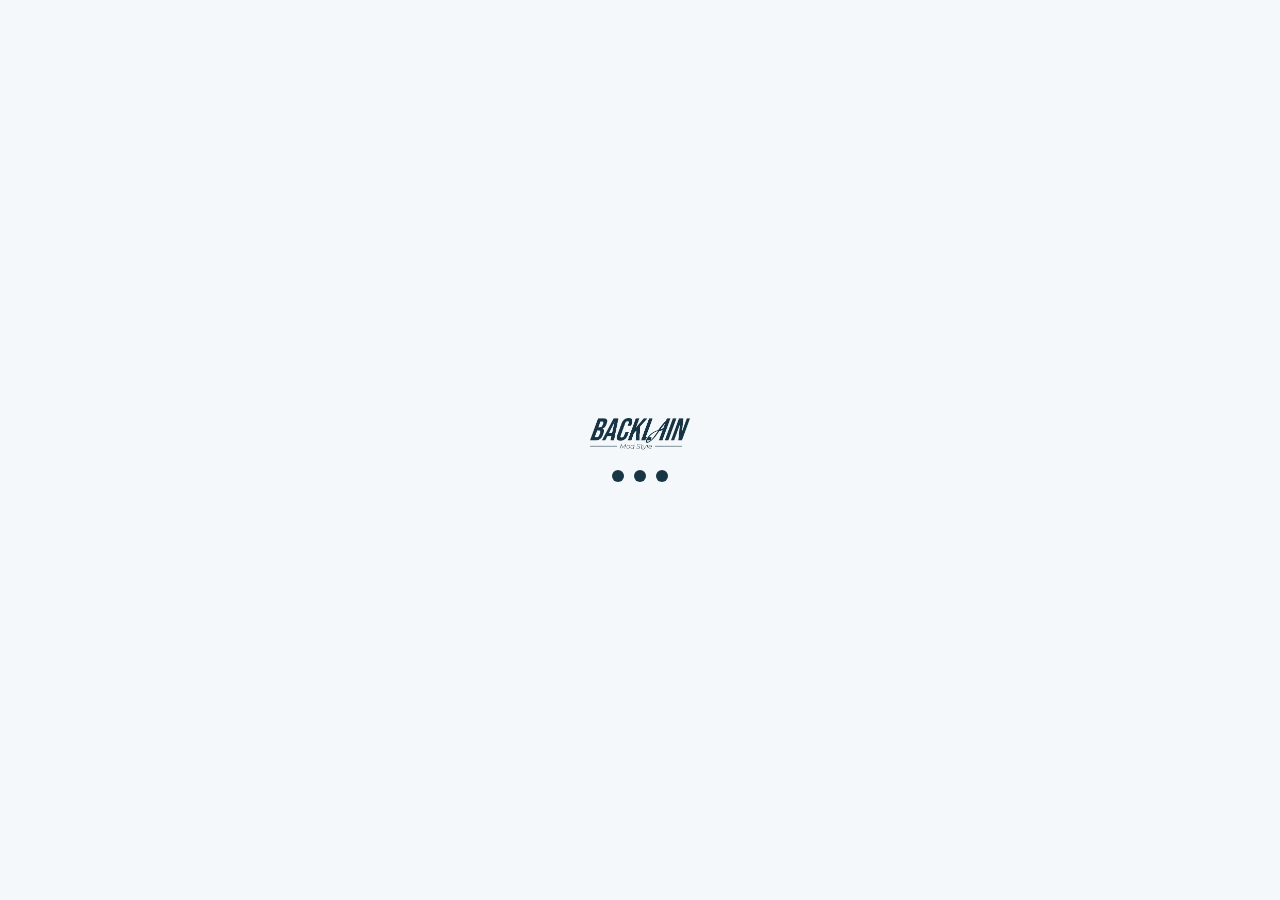
<file: forgot-password.html>
<!DOCTYPE html>
<html lang="en">
<head>
  <meta charset="UTF-8">
  <meta name="viewport" content="width=device-width, initial-scale=1.0">
  <title>Forgot Password</title>
  <link rel="icon" href="assets/images/backlain logo png.png" type="image/png">
  <link rel="stylesheet" href="assets/css/style.css">
</head>
<body>

<div id="preloader">
    <img src="assets/images/backlain logo png.png" alt="Backlain Logo">
    <div class="loader-dots">
      <div></div>
      <div></div>
      <div></div>
    </div>
  </div>
  
  <div class="vc-wrapper" id="vc-wrapper">
    <!-- Logo -->
    <div class="si-logo">
      <img src="assets/images/backlain logo png.png" alt="Backlain Logo">
    </div>

    <!-- Title & Description -->
    <div class="vc-title">Forgot Password</div>
    <div class="vc-desc">
      Choose a method to recover your password:
    </div>

    <!-- Recovery Options -->
<div class="forgot-password">
  <div class="recovery-options">
    <div class="recovery-card active" data-value="email">
      <div class="card-title">Email Verification</div>
      <div class="card-desc">Receive a code via your registered email.</div>
    </div>

    <div class="recovery-card" data-value="questions">
      <div class="card-title">Security Questions</div>
      <div class="card-desc">Answer your personal security questions.</div>
    </div>

    <div class="recovery-card" data-value="backup">
      <div class="card-title">Backup Code</div>
      <div class="card-desc">Use a backup code you saved earlier.</div>
    </div>
  </div>

  <!-- Continue Button -->
  <button class="si-button" id="continue-btn">Continue</button>
</div>


<script src="assets/js/main.js"></script>

</body>
</html>
</file>
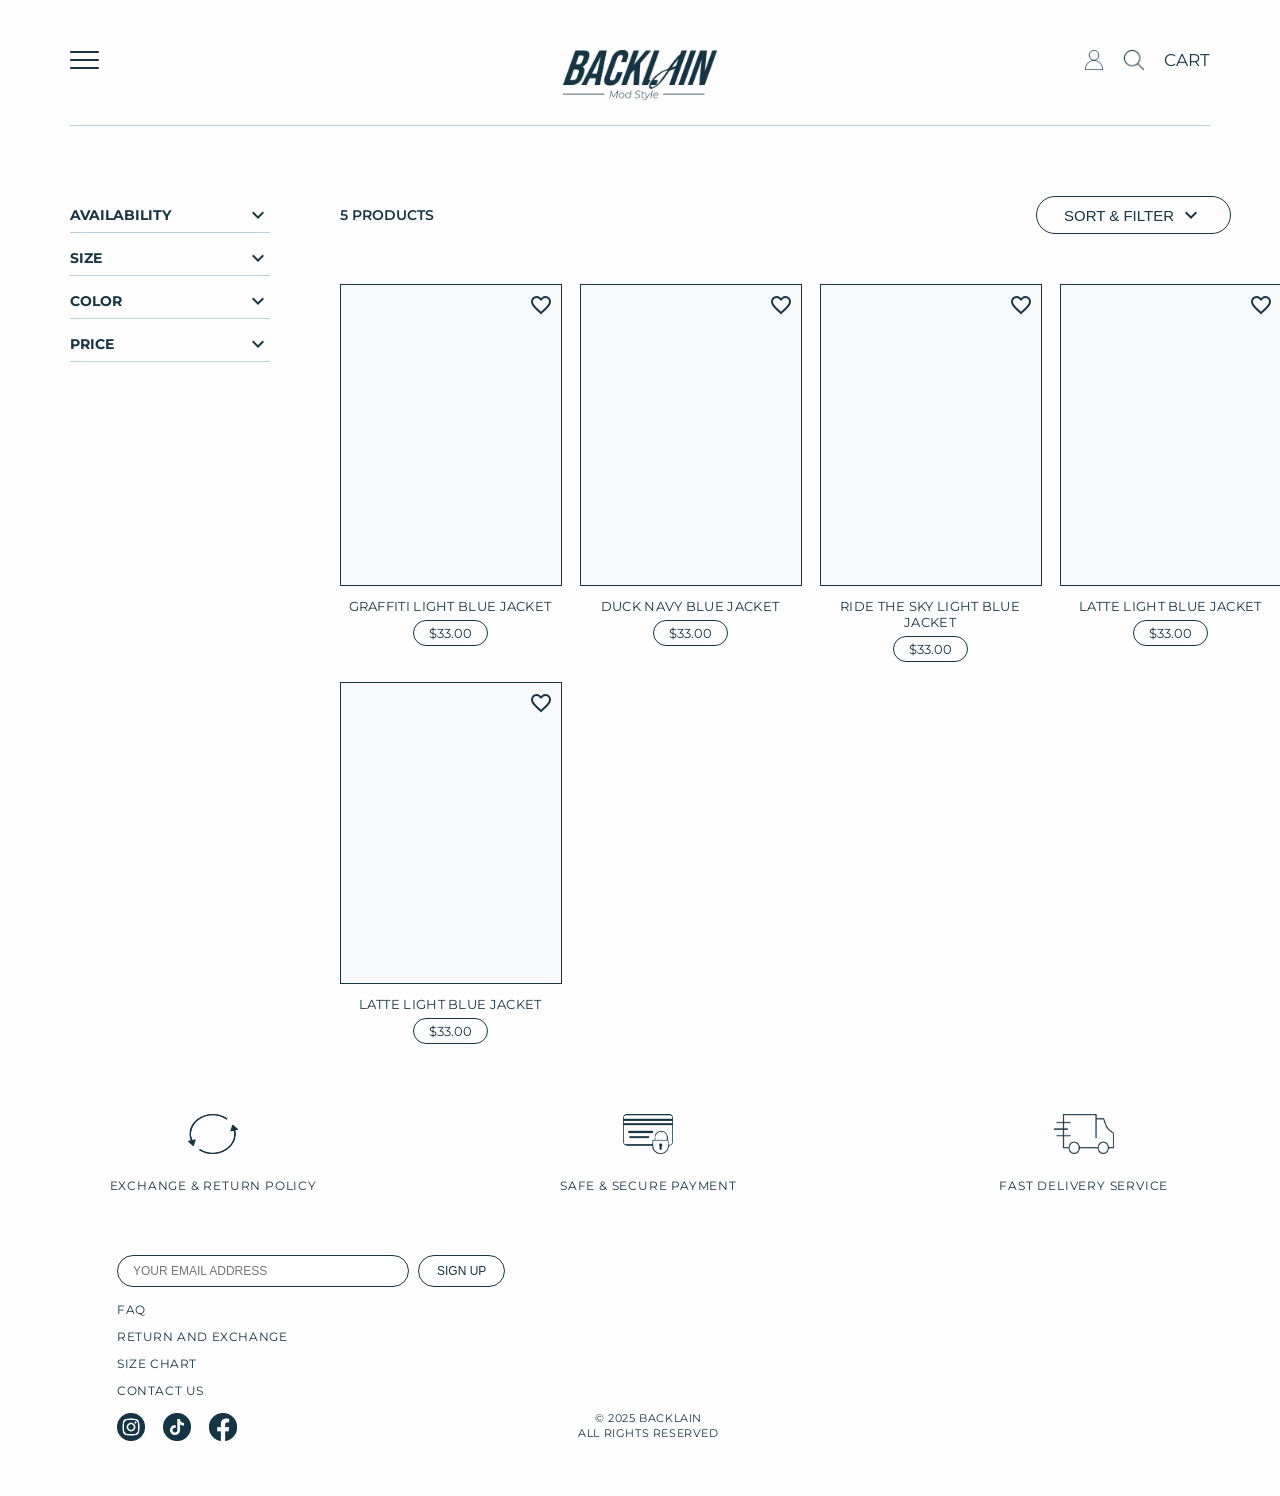
<file: Jacket-collection.html>
<!DOCTYPE html>
<html lang="en">
<head>
  <meta charset="UTF-8">
  <meta name="viewport" content="width=device-width, initial-scale=1.0">
  <title>Backlain Menu Clone with Filters</title>
  <link rel="stylesheet" href="assets/css/dash.css">
  <link rel="stylesheet" href="assets/css/collection.css">
  <link rel="stylesheet" href="https://cdnjs.cloudflare.com/ajax/libs/font-awesome/6.5.0/css/all.min.css">
  <link href="https://fonts.googleapis.com/css2?family=Montserrat:wght@300&display=swap" rel="stylesheet">
  <link href="https://fonts.googleapis.com/icon?family=Material+Icons+Outlined" rel="stylesheet">
  <style>
    .header {
      display: flex;
      justify-content: space-between;
      align-items: center;
      padding: 20px 70px;
      position: relative;
      margin-top: 30px;
    }

    .menu {
      max-height: 0;
      overflow: hidden;
      transition: max-height 0.4s ease;
      padding: 20px 70px;
      text-align: left;
      position: relative;
      top: 30px;
    }

    .close-btn {
      font-size: 32px;
      position: absolute;
      top: 25px;
      right: 70px;
      cursor: pointer;
      display: none;
    }

    /* Divider */
    .divider {
      height: 1px;
      background: #b7cedb;
      margin: 0 70px;
      position: relative;
      top: 35px;
    }

    /* Filters collapse style */
    .filter .filter-content {
      display: none;
      margin-top: 10px;
    }
    .filter.active .filter-content {
      display: block;
    }
  </style>
</head>
<body>

  <!-- Header -->
  <div class="header">
    <div id="hamburger" class="hamburger"><span></span><span></span><span></span></div>
    <div class="logo">
      <a href="index.html">
        <img src="assets/images/backlain logo png.png" alt="Backlain Logo">
      </a>
    </div>   
    <div class="icons">
  <!-- Your user icon -->
  <img src="assets/images/header-01.png" alt="User" class="icon-img">

  <!-- Your search icon -->
<img src="assets/images/header-02.png" alt="Search" class="icon-img icon-search">
  <!-- Cart link -->
  <a href="cart.html" class="cart-link">
    <span class="cart-text">CART</span>
  </a>
</div>
  </div>

  <div class="divider"></div>

  <!-- Menu -->
  <div class="menu" id="menu">
    <div class="close-btn" id="closeBtn"><i class="fas fa-times"></i></div>
    <a href="Jacket-collection.html">JACKET COLLECTION</a>
    <a href="Backart-Collection.html">BACKART COLLECTION</a>
    <a href="Sales.html">SALE</a>
    <a href="Our-Story.html">ABOUT</a>
    <a href="login.html">LOG IN</a>
  </div>

  <!-- Search Bar -->
  <div class="search-bar-wrapper hidden" id="searchWrapper">
    <input type="text" placeholder="Search" class="search-bar">
  </div>

  <!-- Shop Layout -->
  <div class="shop-layout">
    <!-- Sidebar Filters -->
    <aside class="filters">
      <div class="filter">
        <div class="filter-header">AVAILABILITY <span class="material-icons-outlined">expand_more</span></div>
        <div class="filter-content">
          <label><input type="checkbox" value="in-stock"> In Stock</label>
          <label><input type="checkbox" value="out-stock"> Out Of Stock</label>
        </div>
      </div>
      <div class="filter">
        <div class="filter-header">SIZE <span class="material-icons-outlined">expand_more</span></div>
        <div class="filter-content">
          <label><input type="checkbox"> Small</label>
          <label><input type="checkbox"> Medium</label>
          <label><input type="checkbox"> Large</label>
          <label><input type="checkbox"> X-Large</label>
        </div>
      </div>
      <div class="filter">
        <div class="filter-header">COLOR <span class="material-icons-outlined">expand_more</span></div>
        <div class="filter-content">
          <label><input type="checkbox"> Black</label>
          <label><input type="checkbox"> Blue</label>
          <label><input type="checkbox"> White</label>
        </div>
      </div>
      <div class="filter">
        <div class="filter-header">PRICE <span class="material-icons-outlined">expand_more</span></div>
        <div class="filter-content">
          <input type="range" min="0" max="100" value="50" id="priceSlider">
          <div id="priceValue" style="font-size:13px; text-align:right; color:#133c55; margin-bottom:8px;">$50</div>
        </div>
      </div>
    </aside>

    <!-- Jacket Collection -->
    <section class="collection">
      <div class="collection-header">
        <span class="product-count">5 PRODUCTS</span>
        <div class="sort-filter-wrapper">
          <button class="sort-btn" id="sortBtn">SORT & FILTER <span class="material-icons-outlined">expand_more</span></button>
          <div class="sort-dropdown" id="sortDropdown">
            <div data-sort="best-selling">BEST SELLING</div>
            <div data-sort="name-asc">Alphabetically, A-Z</div>
            <div data-sort="name-desc">Alphabetically, Z-A</div>
            <div data-sort="price-asc">Price, low to high</div>
            <div data-sort="price-desc">Price, high to low</div>
            <div data-sort="date-asc">Date, old to new</div>
            <div data-sort="date-desc">Date, new to old</div>
          </div>
        </div>
      </div>

      <div class="items">
        <div class="item" data-name="GRAFFITI GLOW LIGHT BLUE JACKET" data-price="33" data-stock="in-stock">
          <div class="img-box"><span class="material-icons-outlined heart">favorite_border</span></div>
          <h3>GRAFFITI LIGHT BLUE JACKET</h3>
          <button class="price">$33.00</button>
        </div>
        <div class="item" data-name="COOL DUCK NAVY BLUE JACKET" data-price="33" data-stock="in-stock">
          <div class="img-box"><span class="material-icons-outlined heart">favorite_border</span></div>
          <h3>DUCK NAVY BLUE JACKET</h3>
          <button class="price">$33.00</button>
        </div>
        <div class="item" data-name="RIDE THE SKY LIGHT BLUE JACKET" data-price="33" data-stock="out-stock">
          <div class="img-box"><span class="material-icons-outlined heart">favorite_border</span></div>
          <h3>RIDE THE SKY LIGHT BLUE JACKET</h3>
          <button class="price">$33.00</button>
        </div>
        <div class="item" data-name="LATTE PAWS LIGHT BLUE JACKET" data-price="33" data-stock="in-stock">
          <div class="img-box"><span class="material-icons-outlined heart">favorite_border</span></div>
          <h3>LATTE LIGHT BLUE JACKET</h3>
          <button class="price">$33.00</button>
        </div>
        <div class="item" data-name="LATTE PAWS LIGHT BLUE JACKET" data-price="33" data-stock="in-stock">
          <div class="img-box"><span class="material-icons-outlined heart">favorite_border</span></div>
          <h3>LATTE LIGHT BLUE JACKET</h3>
          <button class="price">$33.00</button>
        </div>
      </div>
    </section>
  </div>

  <!-- Footer -->
  <footer>
    <div class="footer-top">
      <div class="footer-icon">
        <img src="assets/images/icons-01.png" alt="Exchange">
        <p>Exchange & Return Policy</p>
      </div>
      <div class="footer-icon">
        <img src="assets/images/icons-02.png" alt="Payment">
        <p>Safe & Secure Payment</p>
      </div>
      <div class="footer-icon">
        <img src="assets/images/icons-03.png" alt="Delivery" style="width: 60px; height: 40px;">
        <p>Fast Delivery Service</p>
      </div>
    </div>
    <div class="footer-content">
      <div class="newsletter">
        <input type="email" placeholder="YOUR EMAIL ADDRESS">
        <button>Sign Up</button>
      </div>
      <div class="footer-links">
        <a href="FAQ.html">FAQ</a>
        <a href="policy.html">Return and Exchange</a>
        <a href="size-chart.html">Size Chart</a>
        <a href="contact.html">Contact Us</a>
      </div>
      <div class="socials">
        <a href="#"><img src="assets/images/social media icons-01.png" alt="Instagram"></a>
        <a href="#"><img src="assets/images/social media icons-02.png" alt="TikTok"></a>
        <a href="#"><img src="assets/images/social media icons-03.png" alt="Facebook"></a>
      </div>
    </div>
    <div class="footer-bottom">
      © 2025 BACKLAIN <br> ALL RIGHTS RESERVED
    </div>
  </footer>

  <script>
  // ===== Sidebar Filters toggle =====
document.querySelectorAll(".filter-header").forEach(header => {
  header.addEventListener("click", () => { 
    header.parentElement.classList.toggle("active"); 
  });
});

// ===== Price Slider =====
const priceSliderFilter = document.getElementById('priceSlider');
const priceValueDisplay = document.getElementById('priceValue');
const filterItems = document.querySelectorAll('.items .item');

function updatePriceSliderGradient() {
  const value = priceSliderFilter.value;
  priceSliderFilter.style.background = `linear-gradient(to right, #133c55 0%, #133c55 ${value}%, #ddd ${value}%, #ddd 100%)`;
}

// ===== Availability Filter =====
const availabilityCheckboxes = document.querySelectorAll('.filter-content input[type="checkbox"]');

function filterItemsCombined() {
  const selectedValues = Array.from(availabilityCheckboxes)
    .filter(cb => cb.checked)
    .map(cb => cb.value);

  const maxPrice = parseFloat(priceSliderFilter.value);

  filterItems.forEach(item => {
    const stock = item.dataset.stock; // "in-stock" or "out-stock"
    const price = parseFloat(item.dataset.price);

    // Check availability
    let availabilityMatch = (selectedValues.length === 0 || selectedValues.includes(stock));

    // Check price
    let priceMatch = price <= maxPrice;

    // Show item only if both conditions are met
    if (availabilityMatch && priceMatch) {
      item.style.display = 'block';
    } else {
      item.style.display = 'none';
    }
  });
}

// Price slider event
priceSliderFilter.addEventListener('input', () => {
  priceValueDisplay.textContent = `$${priceSliderFilter.value}`;
  updatePriceSliderGradient();
  filterItemsCombined();
});

updatePriceSliderGradient();
filterItemsCombined();

// Availability checkbox events
availabilityCheckboxes.forEach(cb => {
  cb.addEventListener('change', filterItemsCombined);
});

// ===== Sort Dropdown =====
const sortBtnFilter = document.getElementById('sortBtn');
const sortDropdownFilter = document.getElementById('sortDropdown');

sortBtnFilter.addEventListener('click', (e) => {
  e.stopPropagation();
  sortDropdownFilter.classList.toggle('show');
});

document.addEventListener('click', () => sortDropdownFilter.classList.remove('show'));
sortDropdownFilter.addEventListener('click', e => e.stopPropagation());

function sortFilterItems(criteria) {
  const container = document.querySelector('.items');
  const itemsArray = Array.from(container.children);

  if(criteria === 'price-asc') itemsArray.sort((a,b)=>parseFloat(a.dataset.price)-parseFloat(b.dataset.price));
  else if(criteria === 'price-desc') itemsArray.sort((a,b)=>parseFloat(b.dataset.price)-parseFloat(a.dataset.price));
  else if(criteria === 'name-asc') itemsArray.sort((a,b)=>a.dataset.name.localeCompare(b.dataset.name));
  else if(criteria === 'name-desc') itemsArray.sort((a,b)=>b.dataset.name.localeCompare(a.dataset.name));

  itemsArray.forEach(item => container.appendChild(item));
}

// Sorting event
document.querySelectorAll('.sort-dropdown div').forEach(option => {
  option.addEventListener('click', () => {
    const sort = option.dataset.sort;
    if(sort) sortFilterItems(sort);
    sortDropdownFilter.classList.remove('show');
  });
});


  </script>

  <script src="assets/js/main.js"></script>
</body>
</html>
</file>
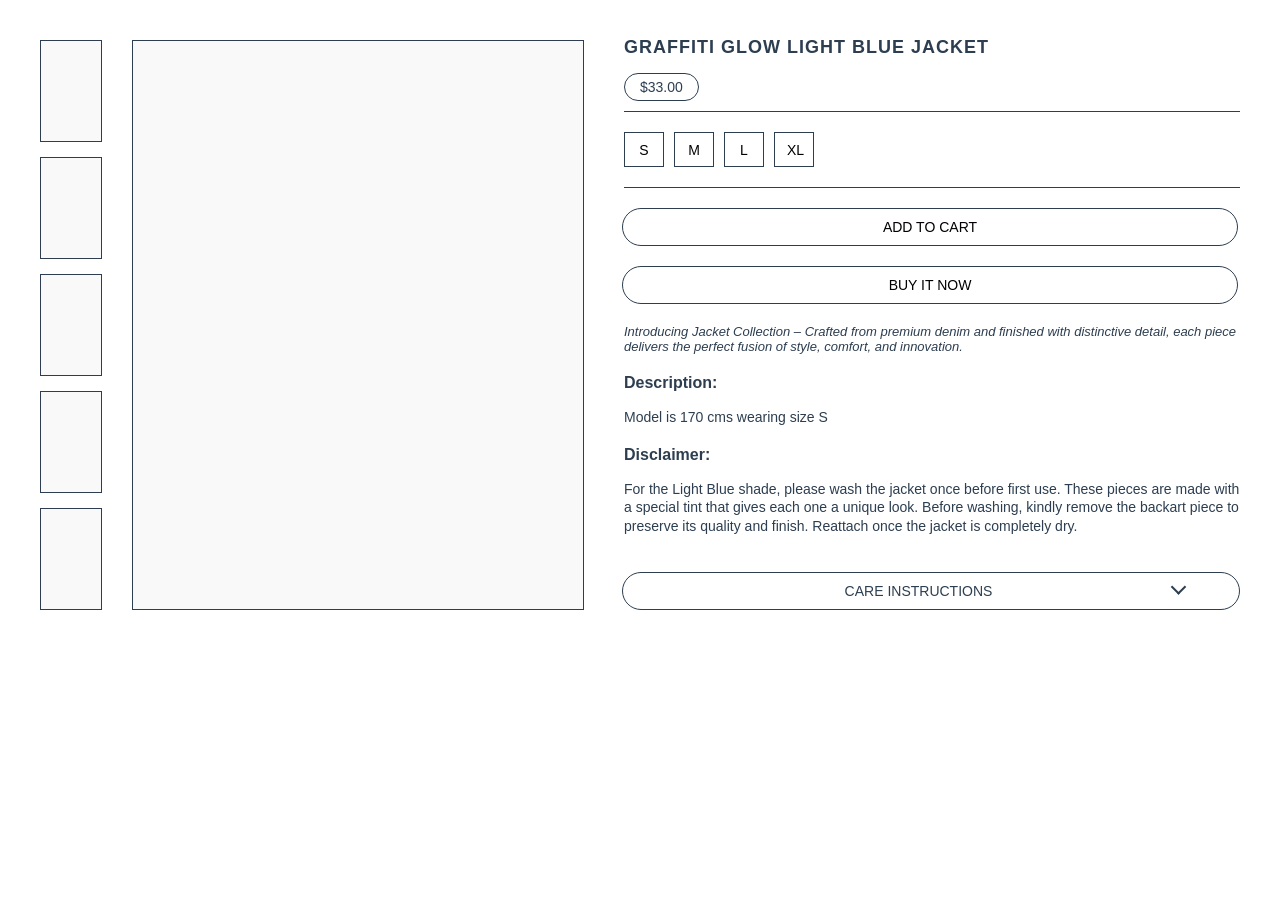
<file: list-detials.html>
<!DOCTYPE html>
<html lang="en">
<head>
<meta charset="UTF-8">
<meta name="viewport" content="width=device-width, initial-scale=1.0">
<title>Product Page</title>
<link rel="icon" href="assets/images/backlain logo png.png" type="image/png">

<style>
  body {
    font-family: Arial, sans-serif;
    margin: 0;
    padding: 40px;
    background: #fff;
    color: #2c3e50;
  }

  .container {
    display: flex;
    gap: 40px;
    max-width: 1200px;
    margin: auto;
  }

  /* Left column (placeholder cards) */
  .gallery {
    display: flex;
    gap: 30px;
  }

  .thumbnails {
    display: flex;
    flex-direction: column;
    gap: 15px;
  }

  .thumb {
    width: 60px;
    height: 100px;
    border: 1px solid #2c3e50;
    background: #f9f9f9;
  }

  .main-box {
    width: 450px;
    height: 568px;
    border: 1px solid #2c3e50;
    background: #f9f9f9;
  }

  /* Right column (product info) */
  .details {
    flex: 1;
  }

  .details h1 {
    font-size: 18px;
    letter-spacing: 1px;
    margin-bottom: 15px;
    margin-top: -3px;
    text-transform: uppercase;
  }

  .price {
    display: inline-block;
    padding: 5px 15px;
    border: 1px solid #2c3e50;
    border-radius: 20px;
    font-size: 14px;
    margin-bottom: 10px;
    
  }

  /* Horizontal bar under price */
  .price-bar {
    width: 100%;
    height: 1px;
    background: #2c3e50;
    margin-bottom: 20px;
    
  }

  /* Sizes */
  .sizes {
    display: flex;
    gap: 10px;
    margin-bottom: 10px;
  }

  .sizes button {
    border: 1px solid #2c3e50;
    background: none;
    padding: 6px 12px;
    font-size: 14px;
    width: 40px;          /* fixed width for all */
    height: 35px;
    cursor: pointer;
    transition: 0.3s;
    margin-bottom: 10px;
  }

  .sizes button:hover {
    background: #2c3e50;
    color: #fff;
  }

  /* Horizontal bar under sizes */
  .sizes-bar {
    width: 100%;
    height: 1px;
    background: #2c3e50;
    margin-bottom: 20px;
  }

  /* Buttons */
  .btn {
    display: block;
    width: 100%;
    margin: 20px 0;
    padding: 10px;
    font-size: 14px;
    text-transform: uppercase;
    border-radius: 20px;
    cursor: pointer;
    border: 1px solid #2c3e50;
    background: none;
    transition: 0.3s;
  }

  .details .btn {
  margin-left: -2px; /* moves buttons slightly left */
}


  .btn:hover {
    background: #2c3e50;
    color: #fff;
  }

  /* Text sections */
  .intro {
    font-style: italic;
    font-size: 13px;
    margin: 20px 0;
  }

  .section-title {
    font-weight: bold;
    margin-top: 20px;
  }

  .desc {
    font-size: 14px;
    margin: 5px 0 15px;
    line-height: 1.3;
  }

  /* Care instructions dropdown */
  details {
    margin-top: 37px;
    font-size: 14px;
    position: relative;
    margin-left: -2px;
  }

  summary {
    padding: 10px 40px 10px 15px; /* extra space for arrow */
    border: 1px solid #2c3e50;
    border-radius: 20px;
    cursor: pointer;
    user-select: none;
    position: relative;
    list-style: none; /* remove default marker */
    text-align: center;
    font-weight: 500;
  }

  /* Chevron arrow (instead of symbol) */
  summary::after {
    content: "";
    position: absolute;
    right: 55px;
    top: 40%;
    width: 9px;
    height: 9px;
    border-right: 2px solid #2c3e50;
    border-bottom: 2px solid #2c3e50;
    transform: translateY(-50%) rotate(45deg); /* default closed (›) */
    transition: transform 0.3s;
  }

  /* Rotate chevron when open */
  details[open] summary::after {
    transform: translateY(-50%) rotate(225deg); /* down (˅) */
  }

  details p {
    margin-top: 10px;
    font-size: 13px;
    line-height: 1.6;
  }
</style>
</head>
<body>

<div class="container">
  <!-- Left column (cards instead of images) -->
  <div class="gallery">
    <div class="thumbnails">
      <div class="thumb"></div>
      <div class="thumb"></div>
      <div class="thumb"></div>
      <div class="thumb"></div>
      <div class="thumb"></div>
    </div>
    <div class="main-box"></div>
  </div>

  <!-- Right column -->
  <div class="details">
    <h1>Graffiti Glow Light Blue Jacket</h1>
    <span class="price">$33.00</span>
    <div class="price-bar"></div>

    <div class="sizes">
      <button>S</button>
      <button>M</button>
      <button>L</button>
      <button>XL</button>
    </div>
    <div class="sizes-bar"></div>

    <button class="btn">Add to Cart</button>
    <button class="btn">Buy it Now</button>

    <p class="intro">
      Introducing Jacket Collection – Crafted from premium denim and finished 
      with distinctive detail, each piece delivers the perfect fusion of style, 
      comfort, and innovation.
    </p>

    <p class="section-title">Description:</p>
    <p class="desc">Model is 170 cms wearing size S</p>

    <p class="section-title">Disclaimer:</p>
    <p class="desc">
      For the Light Blue shade, please wash the jacket once before first use. 
      These pieces are made with a special tint that gives each one a unique look. 
      Before washing, kindly remove the backart piece to preserve its quality 
      and finish. Reattach once the jacket is completely dry.
    </p>

    <details>
      <summary>CARE INSTRUCTIONS</summary>
      <p>
        Wash separately in cold water. Do not bleach. Line dry only. 
        Iron on low heat if necessary.
      </p>
    </details>
  </div>
</div>

</body>
</html>
</file>
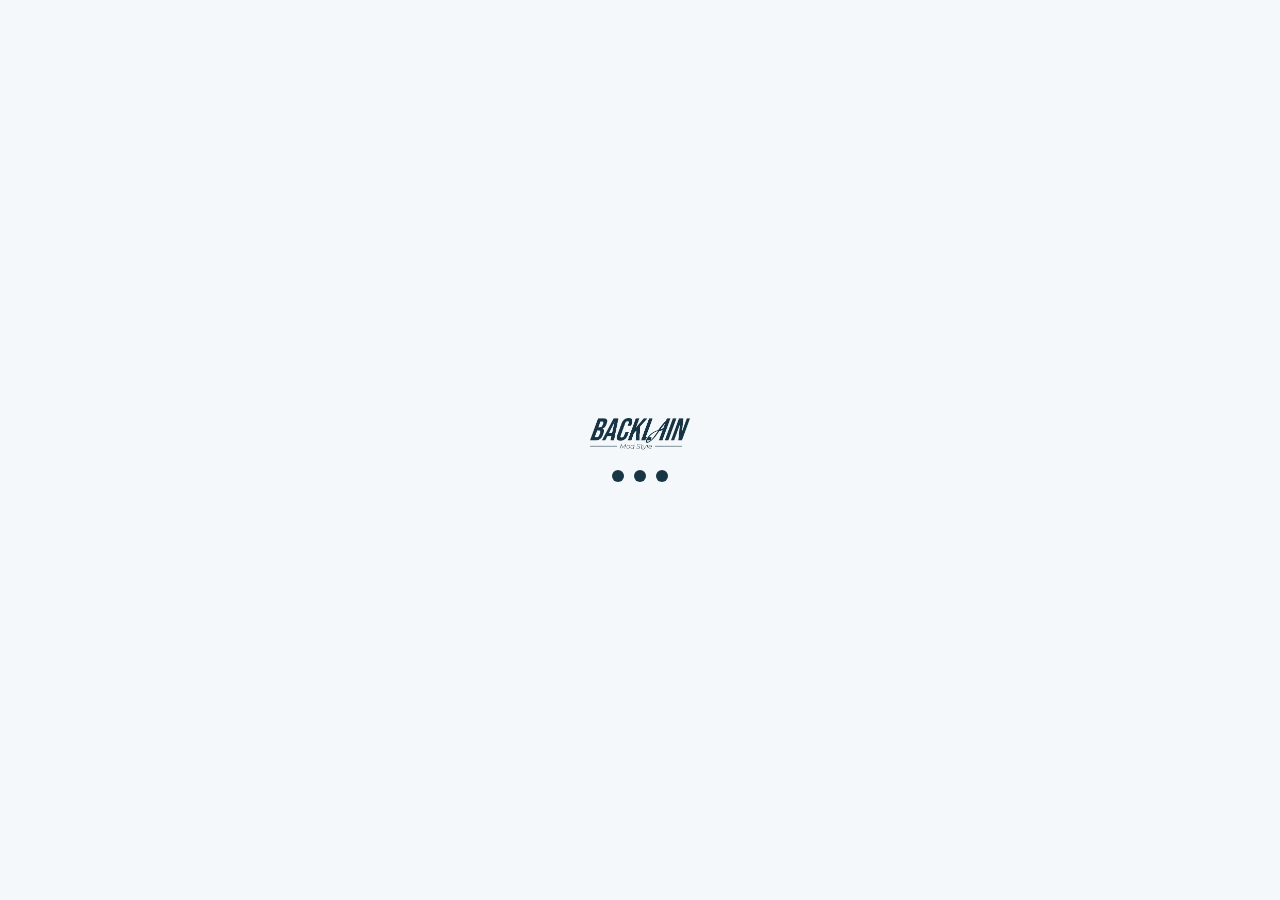
<file: login.html>
<!DOCTYPE html>
<html lang="en">
<head>
  <meta charset="UTF-8">
  <meta name="viewport" content="width=device-width, initial-scale=1.0">
  <title>Login</title>
  <link rel="icon" href="assets/images/backlain logo png.png" type="image/png">
  <link rel="stylesheet" href="assets/css/style.css">
</head>
<body>

  <div id="preloader">
    <img src="assets/images/backlain logo png.png" alt="Backlain Logo">
    <div class="loader-dots">
      <div></div>
      <div></div>
      <div></div>
    </div>
  </div>

  <div class="lr-wrapper">
    <div class="lr-logo">
      <img src="assets/images/backlain logo png.png" alt="Logo">
    </div>

    <!-- Login Form -->
    <form id="lr-loginForm" class="lr-form">
      <h2 class="lr-title">Sign In</h2>
      <p class="lr-desc">Enter your username/email and password</p>
      <input type="text" class="lr-input lr-username" placeholder="Username or Email" required>
      <input type="password" class="lr-input lr-password" placeholder="Password" required>
      <button type="submit" class="lr-button">Login</button>

      <div class="lr-bottom-links">
        <span>Don’t have an account? <a href="register.html">Register</a></span>
        <a href="forgot-password.html" class="lr-forgot">Forgot Password?</a>
      </div>
    </form>
  </div>

  <script src="assets/js/main.js"></script>

</body>
</html>
</file>
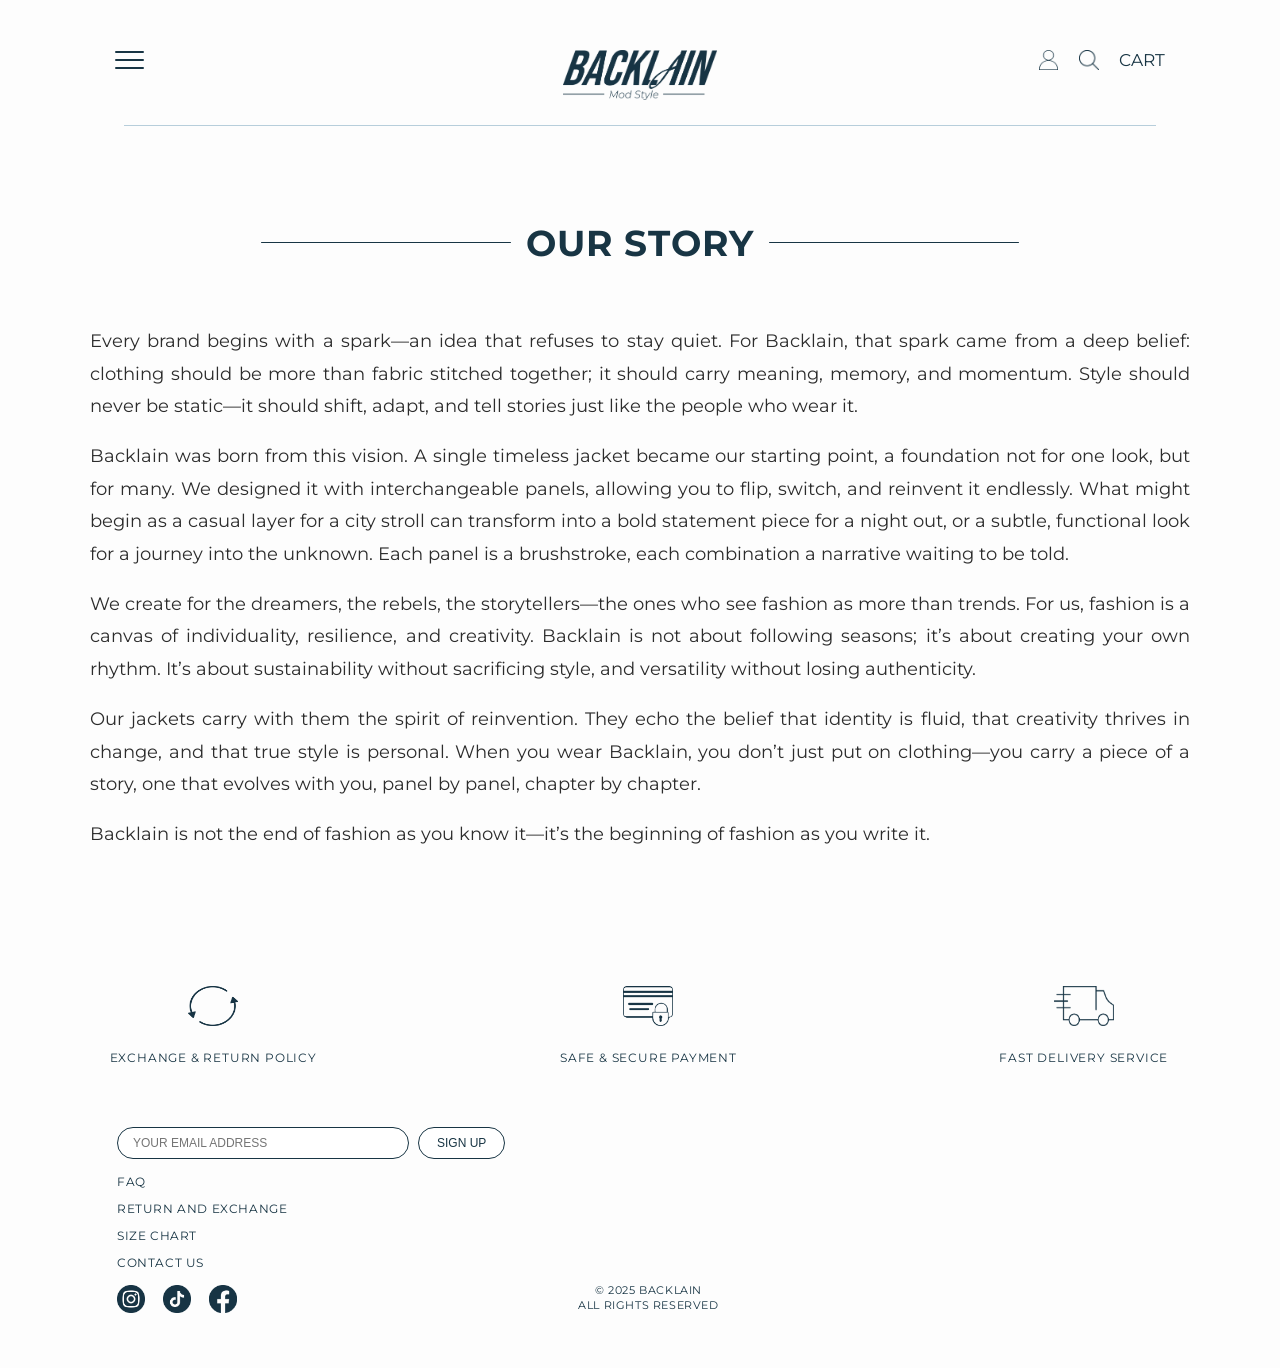
<file: Our-Story.html>
<!DOCTYPE html>
<html lang="en">
<head>
  <meta charset="UTF-8">
  <meta name="viewport" content="width=device-width, initial-scale=1.0">
  <title>Backlain Menu Clone</title>
  <link rel="stylesheet" href="assets/css/dash.css">
  <link rel="stylesheet" href="https://cdnjs.cloudflare.com/ajax/libs/font-awesome/6.5.0/css/all.min.css">
<link href="https://fonts.googleapis.com/css2?family=Montserrat:wght@400;600;700;900&display=swap" rel="stylesheet">
  <link href="https://fonts.googleapis.com/icon?family=Material+Icons+Outlined" rel="stylesheet">
</head>
<body>

  <!-- Header -->
  <div class="header">
    <!-- Hamburger toggle (always visible) -->
    <div id="hamburger" class="hamburger">
      <span></span>
      <span></span>
      <span></span>
    </div>

          <!-- Logo centered -->
        <div class="logo">
        <a href="index.html">
          <img src="assets/images/backlain logo png.png" alt="Backlain Logo">
        </a>
      </div>


    <!-- Icons -->
    <div class="icons">
  <!-- Your user icon -->
  <img src="assets/images/header-01.png" alt="User" class="icon-img">

  <!-- Your search icon -->
<img src="assets/images/header-02.png" alt="Search" class="icon-img icon-search">
  <!-- Cart link -->
  <a href="cart.html" class="cart-link">
    <span class="cart-text">CART</span>
  </a>
</div>
  </div>

  <!-- Divider -->
  <div class="divider"></div>

 

  <!-- Menu Links -->
  <div class="menu" id="menu">
    <!-- X button on far right -->
    <div class="close-btn" id="closeBtn">
      <i class="fas fa-times"></i>
      
    </div>
    <a href="Jacket-collection.html">JACKET COLLECTION</a>
    <a href="Backart-Collection.html">BACKART COLLECTION</a>
    <a href="Sales.html">SALE</a>
    <a href="Our-Story.html">ABOUT</a>
    <a href="login.html">LOG IN</a>
  </div>


   <!-- Search Bar -->
 <div class="search-bar-wrapper hidden" id="searchWrapper">
  <input type="text" placeholder="Search" class="search-bar">
</div>





    <!-- Our Story Section -->
  <section class="our-story">
    <div class="container">
     <div class="story-title">
  <span class="bar"></span>
  <h1>Our Story</h1>
  <span class="bar"></span>
</div>

      <p>
        Every brand begins with a spark—an idea that refuses to stay quiet. For Backlain, that spark came from a deep belief: clothing should be more than fabric stitched together; it should carry meaning, memory, and momentum. Style should never be static—it should shift, adapt, and tell stories just like the people who wear it.
      </p>
      <p>
        Backlain was born from this vision. A single timeless jacket became our starting point, a foundation not for one look, but for many. We designed it with interchangeable panels, allowing you to flip, switch, and reinvent it endlessly. What might begin as a casual layer for a city stroll can transform into a bold statement piece for a night out, or a subtle, functional look for a journey into the unknown. Each panel is a brushstroke, each combination a narrative waiting to be told.
      </p>
      <p>
        We create for the dreamers, the rebels, the storytellers—the ones who see fashion as more than trends. For us, fashion is a canvas of individuality, resilience, and creativity. Backlain is not about following seasons; it’s about creating your own rhythm. It’s about sustainability without sacrificing style, and versatility without losing authenticity.
      </p>
      <p>
        Our jackets carry with them the spirit of reinvention. They echo the belief that identity is fluid, that creativity thrives in change, and that true style is personal. When you wear Backlain, you don’t just put on clothing—you carry a piece of a story, one that evolves with you, panel by panel, chapter by chapter.
      </p>
      <p>
        Backlain is not the end of fashion as you know it—it’s the beginning of fashion as you write it.
      </p>
    </div>
  </section>



  <footer>
    <!-- Top Icons -->
    <div class="footer-top">
      <div class="footer-icon">
        <img src="assets/images/icons-01.png" alt="Exchange">
        <p>Exchange & Return Policy</p>
      </div>
      <div class="footer-icon">
        <img src="assets/images/icons-02.png" alt="Payment">
        <p>Safe & Secure Payment</p>
      </div>
      <div class="footer-icon">
        <img src="assets/images/icons-03.png" alt="Delivery" style="width: 60px; height: 40px;">
        <p>Fast Delivery Service</p>
      </div>
    </div>

    <!-- Content aligned left, shifted right -->
    <div class="footer-content">
      <!-- Newsletter -->
      <div class="newsletter">
        <input type="email" placeholder="YOUR EMAIL ADDRESS">
        <button>Sign Up</button>
      </div>

      <!-- Links stacked vertically -->
      <div class="footer-links">
        <a href="FAQ.html">FAQ</a>
        <a href="policy.html">Return and Exchange</a>
        <a href="size-chart.html">Size Chart</a>
        <a href="contact.html">Contact Us</a>
      </div>

      <!-- Social Icons -->
      <div class="socials">
        <a href="#"><img src="assets/images/social media icons-01.png" alt="Instagram"></a>
        <a href="#"><img src="assets/images/social media icons-02.png" alt="TikTok"></a>
        <a href="#"><img src="assets/images/social media icons-03.png" alt="Facebook"></a>
      </div>
    </div>

    <!-- Bottom footer -->
    <div class="footer-bottom">
      © 2025 BACKLAIN <br>
      ALL RIGHTS RESERVED
    </div>
  </footer>



  <script src="assets/js/main.js"></script>
</body>
</html>
</file>
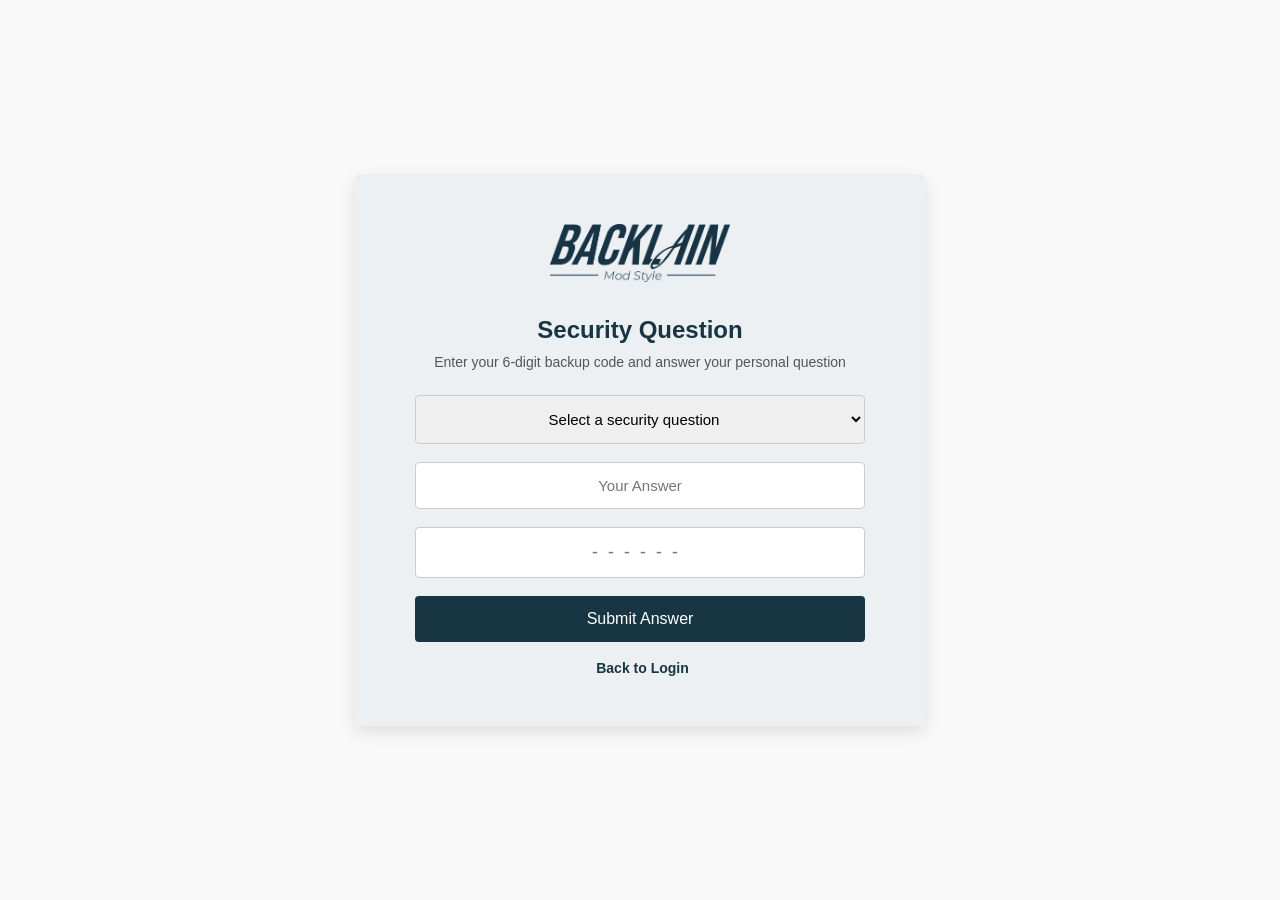
<file: personal-question.html>
<!DOCTYPE html>
<html lang="en">
<head>
  <meta charset="UTF-8">
  <meta name="viewport" content="width=device-width, initial-scale=1.0">
  <title>Security Question</title>
  <link rel="icon" href="assets/images/backlain logo png.png" type="image/png">
  <link rel="stylesheet" href="assets/css/style.css"> <!-- your combined CSS file -->
</head>
<body>

  <div class="sq-wrapper">
    <div class="sq-logo">
      <img src="assets/images/backlain logo png.png" alt="Logo">
    </div>

    <!-- Security Question Form -->
    <form id="securityQuestionForm" class="sq-form">
      <h2 class="sq-title">Security Question</h2>
      <p class="sq-desc">Enter your 6-digit backup code and answer your personal question</p>

      <!-- Security Question Dropdown -->
      <select class="sq-select" required>
        <option value="" disabled selected>Select a security question</option>
        <option value="pet">What is your pet's name?</option>
        <option value="school">What is your first school's name?</option>
        <option value="mother">What is your mother's maiden name?</option>
        <option value="city">In which city were you born?</option>
      </select>

      <!-- Answer Input -->
      <input type="text" placeholder="Your Answer" class="sq-input" required>

      <!-- 6-digit backup code input -->
      <input type="text" class="sq-input sq-backup" placeholder="------" maxlength="6" pattern="\d{6}" title="Enter 6-digit code" required>

      <button type="submit" class="sq-button">Submit Answer</button>

      <!-- Bottom link -->
      <div class="sq-bottom-links">
        <span><a href="#">Back to Login</a></span>
      </div>
    </form>
  </div>

</body>
</html>
</file>
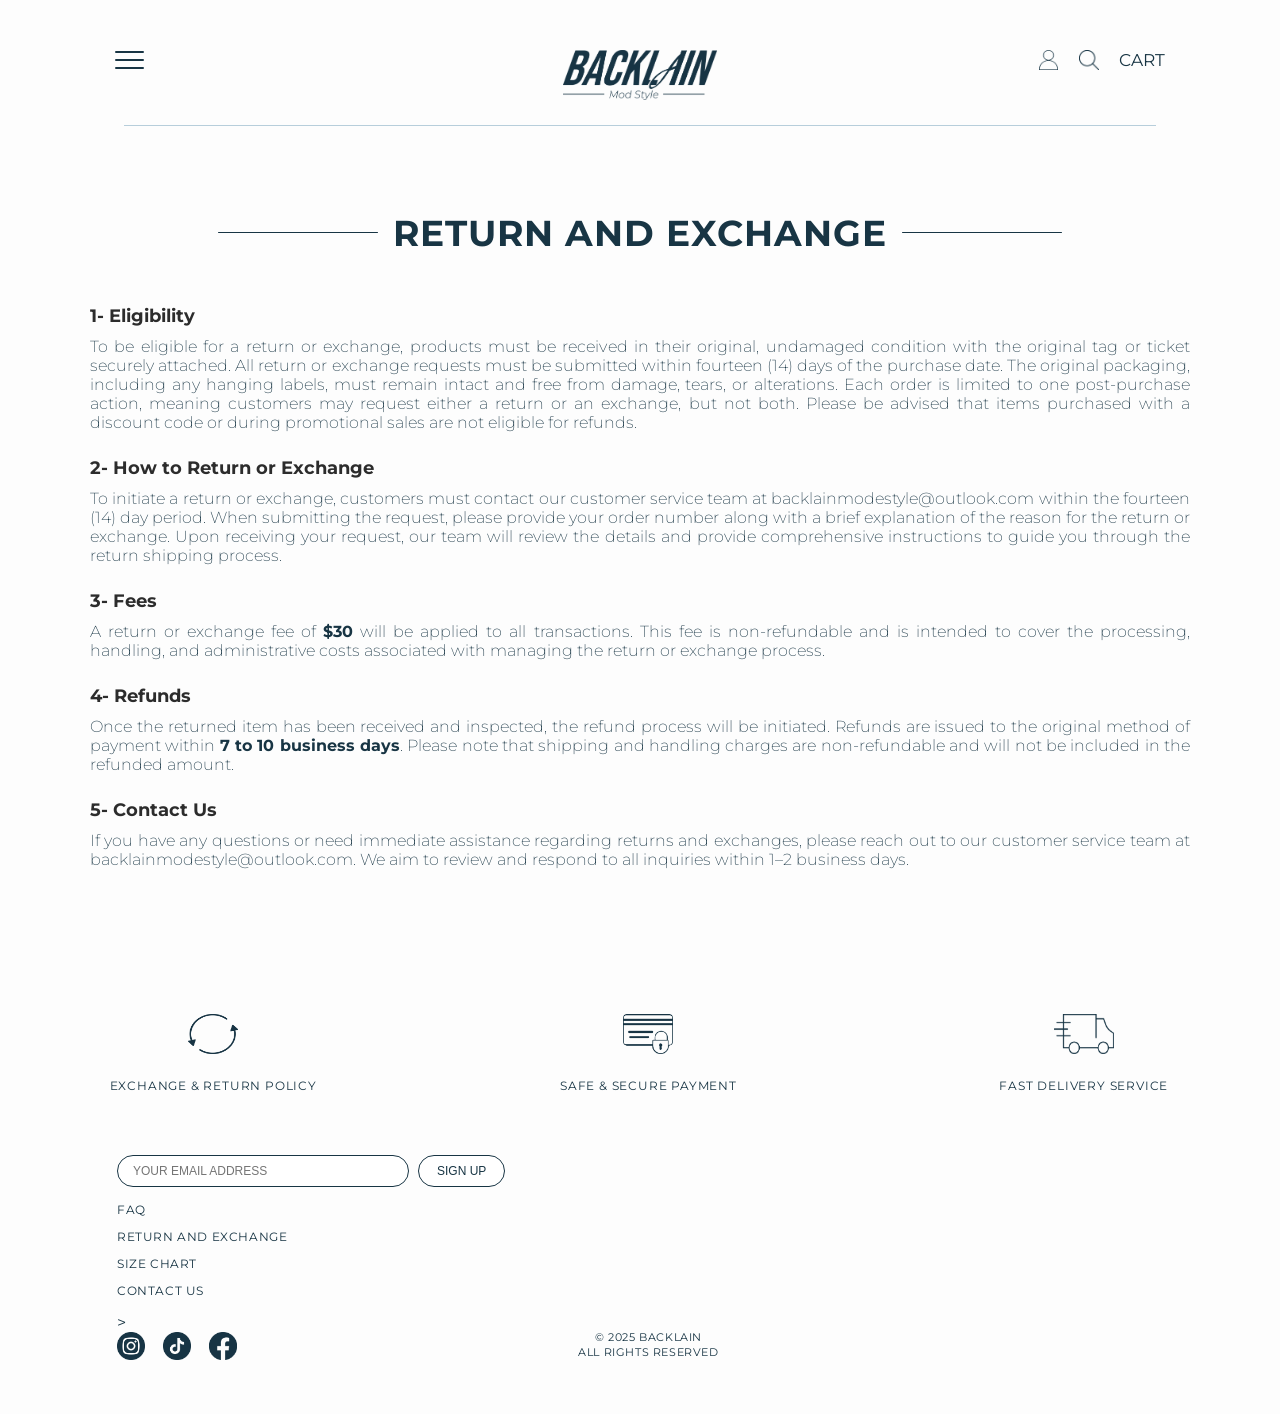
<file: policy.html>
<!DOCTYPE html>
<html lang="en">
<head>
  <meta charset="UTF-8">
  <meta name="viewport" content="width=device-width, initial-scale=1.0">
  <title>Backlain Policy</title>
  <link rel="stylesheet" href="assets/css/dash.css">
  <link rel="stylesheet" href="https://cdnjs.cloudflare.com/ajax/libs/font-awesome/6.5.0/css/all.min.css">
  <link href="https://fonts.googleapis.com/css2?family=Montserrat:wght@400;600;700;900&display=swap" rel="stylesheet">
  <link href="https://fonts.googleapis.com/icon?family=Material+Icons+Outlined" rel="stylesheet">
</head>
<body>

  <!-- =================== Header =================== -->
  <div class="header">
    <!-- Hamburger toggle (always visible) -->
    <div id="hamburger" class="hamburger">
      <span></span>
      <span></span>
      <span></span>
    </div>

    <!-- Logo centered -->
    <div class="logo">
      <a href="index.html">
        <img src="assets/images/backlain logo png.png" alt="Backlain Logo">
      </a>
    </div>

    <!-- Icons -->
    <div class="icons">
  <!-- Your user icon -->
  <img src="assets/images/header-01.png" alt="User" class="icon-img">

  <!-- Your search icon -->
<img src="assets/images/header-02.png" alt="Search" class="icon-img icon-search">
  <!-- Cart link -->
  <a href="cart.html" class="cart-link">
    <span class="cart-text">CART</span>
  </a>
</div>
  </div>

  <!-- Divider -->
  <div class="divider"></div>

  <!-- Menu Links -->
  <div class="menu" id="menu">
    <div class="close-btn" id="closeBtn">
      <i class="fas fa-times"></i>
    </div>
    <a href="Jacket-collection.html">JACKET COLLECTION</a>
    <a href="Backart-Collection.html">BACKART COLLECTION</a>
    <a href="Sales.html">SALE</a>
    <a href="Our-Story.html">ABOUT</a>
    <a href="login.html">LOG IN</a>
  </div>

  <!-- Search Bar -->
  <div class="search-bar-wrapper hidden" id="searchWrapper">
    <input type="text" placeholder="Search" class="search-bar">
  </div>
  <!-- ================== End Header ================== -->


  <!-- ================== Policy Section ================== -->
  <section class="policy-wrapper">
    <div class="policy-title">
      <span class="bar"></span>
      <h1>Return and Exchange</h1>
      <span class="bar"></span>
    </div>

    <div class="policy-section">
      <h2>1- Eligibility</h2>
      <p>To be eligible for a return or exchange, products must be received in their original, undamaged condition with the original tag or ticket securely attached. All return or exchange requests must be submitted within fourteen (14) days of the purchase date. The original packaging, including any hanging labels, must remain intact and free from damage, tears, or alterations. Each order is limited to one post-purchase action, meaning customers may request either a return or an exchange, but not both. Please be advised that items purchased with a discount code or during promotional sales are not eligible for refunds.</p>
    </div>

    <div class="policy-section">
      <h2>2- How to Return or Exchange</h2>
      <p>To initiate a return or exchange, customers must contact our customer service team at <a href="mailto:backlainmodestyle@outlook.com">backlainmodestyle@outlook.com</a> within the fourteen (14) day period. When submitting the request, please provide your order number along with a brief explanation of the reason for the return or exchange. Upon receiving your request, our team will review the details and provide comprehensive instructions to guide you through the return shipping process.</p>
    </div>

    <div class="policy-section">
      <h2>3- Fees</h2>
      <p>A return or exchange fee of <strong>$30</strong> will be applied to all transactions. This fee is non-refundable and is intended to cover the processing, handling, and administrative costs associated with managing the return or exchange process.</p>
    </div>

    <div class="policy-section">
      <h2>4- Refunds</h2>
      <p>Once the returned item has been received and inspected, the refund process will be initiated. Refunds are issued to the original method of payment within <strong>7 to 10 business days</strong>. Please note that shipping and handling charges are non-refundable and will not be included in the refunded amount.</p>
    </div>

    <div class="policy-section">
      <h2>5- Contact Us</h2>
      <p>If you have any questions or need immediate assistance regarding returns and exchanges, please reach out to our customer service team at <a href="mailto:backlainmodestyle@outlook.com">backlainmodestyle@outlook.com</a>. We aim to review and respond to all inquiries within 1–2 business days.</p>
    </div>
  </section>
  <!-- ================== End Policy Section ================== -->


  <!-- ================== Footer ================== -->
  <footer>
    <div class="footer-top">
      <div class="footer-icon">
        <img src="assets/images/icons-01.png" alt="Exchange">
        <p>Exchange & Return Policy</p>
      </div>
      <div class="footer-icon">
        <img src="assets/images/icons-02.png" alt="Payment">
        <p>Safe & Secure Payment</p>
      </div>
      <div class="footer-icon">
        <img src="assets/images/icons-03.png" alt="Delivery" style="width: 60px; height: 40px;">
        <p>Fast Delivery Service</p>
      </div>
    </div>

    <div class="footer-content">
      <div class="newsletter">
        <input type="email" placeholder="YOUR EMAIL ADDRESS">
        <button>Sign Up</button>
      </div>

      <div class="footer-links">
        <a href="FAQ.html">FAQ</a>
        <a href="policy.html">Return and Exchange</a>
        <a href="size-chart.html">Size Chart</a>
        <a href="contact.html">Contact Us</a>
      </div>>

      <div class="socials">
        <a href="#"><img src="assets/images/social media icons-01.png" alt="Instagram"></a>
        <a href="#"><img src="assets/images/social media icons-02.png" alt="TikTok"></a>
        <a href="#"><img src="assets/images/social media icons-03.png" alt="Facebook"></a>
      </div>
    </div>

    <div class="footer-bottom">
      © 2025 BACKLAIN <br>
      ALL RIGHTS RESERVED
    </div>
  </footer>
  <!-- ================== End Footer ================== -->

  <script src="assets/js/main.js"></script>
</body>
</html>
</file>
<file: assets/css/dash.css>
/* ===== BODY ===== */
body {
  margin: 0;
  font-family: 'Montserrat', sans-serif;
  background-color: #fdfdfd;
  color: #2c2c2c;
}

/* ===== HEADER ===== */
.header {
  display: flex;
  justify-content: space-between;
  align-items: center;
  padding: 20px 9%;
  position: relative;
  margin-top: 30px;
}

/* Hamburger */
.hamburger {
  width: 29px;
  cursor: pointer;
  display: flex;
  flex-direction: column;
  justify-content: space-between;
  height: 18px;
  color: #183544;
}
.hamburger span {
  display: block;
  height: 2px;
  background: #183544;
  border-radius: 2px;
}

/* Logo */
.logo {
  position: absolute;
  top: 20px;
  left: 50%;
  transform: translateX(-50%);
}
.logo img {
  height: 50px;
}

.icons {
  display: flex;
  align-items: center;
  gap: 20px;           /* space between icons and cart */
  cursor: pointer;
}

.icon-img {
  width: 20px;         /* size of your icons */
  height: 20px;
  object-fit: contain;  /* keeps icons proportionate */
}

.cart-link {
  text-decoration: none;
  color: #183544;
  font-size: 17px;
}
.cart-icon {
  display: none;      /* hide icon by default */
  object-fit: contain;
}

/* Divider */
.divider {
  height: 0.5px;
  background: #b7cedb;
  margin: 0 124px;
  position: relative;
  top: 35px;
}


/* ===== SEARCH BAR ===== */
.search-bar-wrapper {
  position: relative;
  display: flex;
  justify-content: center;
  margin-top: 40px;
  margin-bottom: 20px;
}

.search-bar {
  width: 80%;
  max-width: 600px;
  padding: 10px 40px 10px 15px; /* right padding for icon */
  border-radius: 25px;
  border: 1px solid #2c2c2c;
  font-size: 16px;
  outline: none;
  box-sizing: border-box;
}

.search-bar:focus {
  border-color: #183544;
  box-shadow: 0 0 5px rgba(24, 53, 68, 0.5);
}

/* .search-icon {
  position: absolute;
  top: 50%;
  right: calc((100% - 43%) / 2 + 15px);
  transform: translateY(-50%);
  font-size: 18px;
  color: #2c2c2c;
  pointer-events: none;
} */

/* Hidden by default */
.search-bar-wrapper.hidden {
  display: none;
}

/* ===== MENU (Dropdown) ===== */
.menu {
  max-height: 0;
  overflow: hidden;
  transition: max-height 0.4s ease;
  padding: 20px 9%;
  text-align: left;
  position: relative;
  top: 30px;
}

.menu.show {
  max-height: 500px;
}

.menu a {
  display: block;
  font-size: 16px;
  margin: 18px 0;
  text-decoration: none;
  color: #183544;
  text-transform: uppercase;
  letter-spacing: 1px;
}

/* Close button */
.close-btn {
  font-size: 32px;
  position: absolute;
  top: 25px;
  right: 123px;
  cursor: pointer;
  display: none;
  color: #183544;
}

@media (max-width: 400px) {

  .header {
    padding: 20px 3%; /* reduce left/right padding */
  }

  .logo img {
  height: 28px;
}

.hamburger {
  padding: 0 6%;
}

  .icons {
  gap: 10px;  
  padding: 0 3.1%;         /* space between icons and cart */
}

.icon-img {
  width: 17px;         /* size of your icons */
  height: 20px;
  object-fit: contain;  /* keeps icons proportionate */
}

 .cart-link .cart-text {
    display: none; /* hide the text */
  }

  .cart-icon {
    display: inline;/* show the cart icon */
    width: 17px;        /* adjust size */
    height: 20px;
    object-fit: contain;
  }

/* Divider */
.divider {
  height: 0.5px;
  background: #b7cedb;
  margin: 0 9%;
  top: 10px;
}

.close-btn {
  top: 25px;
  right: 9%;

 }

}

/*================== End of Header ==================*/



/* ================== OUR STORY SECTION ============ */
.our-story {
  padding: 80px 20px;
  background-color: #fdfdfd; /* or any subtle background */
  color: #2c2c2c;
  font-family: 'Montserrat', sans-serif;
}

.our-story .container {
  max-width: 1100px;
  margin: 0 auto;
  line-height: 1.8;
}

.our-story h2 {
  font-size: 36px;
  text-align: center;
  margin-bottom: 50px;
  font-weight: bold;
}

.our-story p {
  font-size: 18px;
  margin-bottom: 15px;
  text-align: justify;
  
}

/* ===== Unique OUR STORY Title ===== */
.story-title {
  display: flex;
  align-items: center;
  justify-content: center;
  gap: 15px;
  margin-bottom: 50px; /* space below the title */
}

.story-title h1 {
  font-size: 36px;
  font-weight: bold;
  margin: 0;
  text-transform: uppercase;
  text-align: center;
  letter-spacing: 1px;
  color: #183544;
}

.story-title .bar {
  flex: 1;
  max-width: 250px;   /* adjust bar width */
  height: 1px;        /* thickness of bar */
  background: #183544; /* color of bar */
  border-radius: 2px;
}


/**================== End of Our Story Section ==================*/





/* ===== Main Collection Title ===== */

.main-collection-title {
  display: flex;
  align-items: center;
  justify-content: center;
  gap: 15px;
  margin: 40px 0 20px;
  font-family: 'Montserrat', sans-serif;

}

.main-collection-title h2 {
  font-size: 28px;
  font-weight: 700;
  color: #183544;
  margin: 0;
}

.main-collection-title .bar {
  flex: 1;
  height: 1px;
  max-width: 300px; /* control length of bars */
  background: #183544;
  border-radius: 2px;
}


@media screen and (max-width: 400px) {
  
  .main-collection-title h2 {
  font-size: 22px;
  font-weight: 700;
}

.main-collection-title .bar {
  height: 1px;
  max-width: 13%; /* control length of bars */
}

.main-collection-title {
  gap: 2%;
}

}

/*================== End of Main Collection Title ==================*/



/* ====================== PRODUCT GRID SECTION ===================== */


.collection {
  padding: 30px 20px;
  text-align: center;
  color: #183544;
  font-family: 'Montserrat', sans-serif;

}

.collection h2 {
  font-size: 20px;
  letter-spacing: 1px;
  margin-bottom: 10px;
  
}

.collection .view-all {
  background: none;
  border: 1px solid #183544;
  border-radius: 20px;
  padding: 6px 20px;
  font-size: 13px;
  margin-bottom: 30px;
  cursor: pointer;
  transition: 0.3s;
  font-family: 'Montserrat', sans-serif;
  color: #183544;

}
.collection .view-all:hover {
  background: #2c3e50;
  color: #fff;
}

/* Grid layout */
.items {
  display: grid;
  grid-template-columns: repeat(auto-fit, minmax(240px, 1fr));
  gap: 30px;
  max-width: 1100px;
  margin: auto;
}

/* Card image box */
.item .img-box {
  border: 1px solid #183544;
  height: 300px;
  position: relative;
  background: #f8f9fa;
  transition: transform 0.3s ease, border-color 0.3s ease;
}
.item .img-box:hover {
  transform: translateY(-5px);
}

/* Active border */
.item.active .img-box {
  border-color: #dbe1e8;
}

/* Heart */
.heart {
  position: absolute;
  top: 10px;
  right: 10px;
  font-size: 20px;
  color: #7f8c8d;
  cursor: pointer;
  user-select: none;
}
.item.active .heart {
  color: #183544;
}

/* Product details under the box */
.item h3 {
  font-size: 13px;
  font-weight: normal;
  margin: 12px 0 6px 0;
  text-transform: uppercase;
  letter-spacing: 0.5px;
}

.price {
  background: none;
  border: 1px solid #183544;
  border-radius: 20px;
  padding: 4px 15px;
  font-size: 13px;
  cursor: pointer;
  font-family: 'Montserrat', sans-serif;
  color: #183544;
}


.price:hover {
  background: #2c3e50;
  color: #fff;
}

/* Responsive */
@media (max-width: 600px) {
  .items {
    grid-template-columns: repeat(auto-fit, minmax(160px, 1fr));
  }
  .item .img-box {
    height: 220px;
  }
}


/* Responsive */
@media (max-width: 400px) {
  .items {
    grid-template-columns: repeat(auto-fit, minmax(155px, 1fr));
  }
  .item .img-box {
    height: 220px;
  }
}



/* ================== BACKLAIN JOURNEY SECTION ================== */

.backlain-journey {
  position: relative;
  color: #183544;
  font-family: 'Montserrat', sans-serif;
  padding: 60px 20px;
}

.journey-container {
  max-width: 1100px;
  margin: 0 auto;
  display: flex;
  justify-content: space-between;
  align-items: flex-start;
}

.journey-image {
  width: 48%;
  height: 400px;
  border: 2px solid #183544;
  display: flex;
  align-items: center;
  justify-content: center;
  background: #f9f9f9;
}

.journey-image span {
  font-size: 14px;
  color: #666;
}

.journey-text {
  width: 48%;
  margin-top: -20px;
}

.journey-title {
  font-size: 20px;
  font-weight: 700;
  color: #183544;
  margin-bottom: 5px;
}

.journey-subtitle {
  font-size: 18px;
  color: #183544;
  margin-bottom: 40px;
}

.journey-heading {
  font-size: 20px;
  font-weight: 700;
  color: #183544;
  margin-bottom: 10px;
}

.journey-paragraph {
  font-size: 18px;
  line-height: 1.1;
  color: #183544;
  margin-bottom: 45px;
  text-align: justify;
  margin-top: 10px;
}

.journey-tagline {
  font-size: 22px;
  font-weight: 400;
  font-style: italic;
  margin-top: 15px;
}

.journey-icon-logo {
  position: absolute;
  right: -20px;
  bottom: -90px;
  width: 400px; /* adjust icon size */
  height: 400px;
}

.journey-icon-logo img {
  width: 100%;
  height: 100%;
  object-fit: contain;
}


/* Responsive */
@media (max-width: 768px) {
  .journey-container {
    flex-direction: column;
    align-items: center;
  }

  .journey-image,
  .journey-text {
    width: 100%;
  }

  .journey-circle-logo {
    position: static;
    margin: 40px auto 0;
  }
}


@media (max-width: 400px) {

  .journey-title {
  font-size: 20px;
  font-weight: 700;
  color: #183544;
  margin-bottom: 5px;
  padding-top: 20px;
}

.journey-tagline {
  font-size: 18px;
  margin-top: 15px;
}

.journey-icon-logo {
  position: absolute;
  left: 37%;
  bottom: -105px;
  width: 400px; /* adjust icon size */
  height: 400px;
}

.journey-icon-logo img {
  width: 100%;
  height: 100%;
  object-fit: contain;
}

  
}



/*================== End of Backlain Journey Section ==================*/


/* ================== OUR Sales SECTION ================== */

/* Sale Badge Style */
.sale-badge {
  position: absolute;
  bottom: 0;
  right: 0;
  background-color: #183544; /* same dark blue as screenshot */
  color: #fff;
  font-size: 14px;
  font-weight: bold;
  padding: 6px 16px;
  border-top-left-radius: 20px;
  border-bottom-left-radius: 17px;
}
.img-box {
  position: relative;
  width: 100%;
  height: 250px; /* adjust as needed */
  border: 1px solid #ddd;
}
.heart {
  position: absolute;
  top: 8px;
  right: 8px;
  color: #183544;
}

.sales-title .bar {
  max-width: 300px; /* 👈 adjust bar width here */
  height: 1px;      /* 👈 adjust thickness/height */
  background: #183544; /* example: dark red for sales */
}

.price-box {
  display: flex;
  justify-content: center;
  align-items: center;
  gap: 12px; /* space between old and new price */
  margin-top: 5px;
}

.old-price {
  text-decoration: line-through;
  color: #183544;
  font-size: 14px;
  border: 1px solid #183544;
  border-radius: 15px;
  padding: 2px 8px;
}

.new-price {
  color: #183544;
  font-size: 14px;
  font-weight: bold;
}

.discount {
  display: block;
  margin-top: 7px;
  text-align: center;
  color: red;
  font-size: 14px;
  font-weight: bold;
}


/* ================== End OUR Sales SECTION ================= */





/* ================== UNIQUE FAQ SECTION ================== */

 /* ===== UNIQUE FAQ WRAPPER ===== */
  
  .faq-wrapper-unique {
    padding: 30px 20px;
    max-width: 1100px;
    margin: 0 auto;
  }

  /* ===== FAQ TITLE WITH BARS ===== */


  .main-collection-title h1 {
    font-size: 36px;
    font-weight: bold;
    margin: 0;
    color: #183544;
    text-align: center;
  }

  /* ===== FAQ SECTIONS ===== */
  .faq-section-unique {
    margin-bottom: 25px;
  }

  .faq-section-unique h2 {
    font-size: 18px;
    font-weight: 600;
    margin: 0 0 10px 0;
    color: #183544;
  }

  .faq-section-unique p {
    font-size: 17px;
    margin: 0;
    font-weight: 200;
    text-align: justify;
    color: #183544;
  }

  a {
    color: #183544;
    text-decoration: none;
  }

  a:hover {
    text-decoration: underline;
  }

  .faq-title .bar {
  max-width: 300px;  /* 👈 adjust FAQ bar width */
  height: 1px;       /* 👈 adjust FAQ bar thickness */
  background: #183544; /* 👈 custom FAQ color */
}
.faq-title {
  margin-bottom: 50px;
}

  /*================== End of Unique FAQ Section ==================*/



/* ================== POLICY SECTION ================== */

.policy-wrapper {
    padding: 80px 20px;
    max-width: 1100px;
    margin: 0 auto;
  }

  /* ==== Special Policy Title Style ==== */
  .policy-title {
    display: flex;
    align-items: center;
    justify-content: center;
    margin-bottom: 50px;
    gap: 15px;
  }

  .policy-title h1 {
    font-size: 36px;
    font-weight: bold;
    margin: 0;
    text-transform: uppercase;
    text-align: center;
    letter-spacing: 1px;
    color: #183544;
  }

  .policy-title .bar {
    flex: 1;
    height: 1px;
    max-width: 160px; /* shorter bars for policy */
    background: #183544; /* special dark blue */
    border-radius: 2px;
  }

  /* ==== Policy Sections ==== */
  .policy-section {
    margin-bottom: 25px;
  }

  .policy-section h2 {
    font-size: 18px;
    font-weight: bold;
    margin: 0 0 10px 0;
  }

  .policy-section p {
    font-size: 16px;
    margin: 0;
    text-align: justify;
    color: #183544;
    font-weight: 200;
  }

  a {
    color: #183544;
    text-decoration: none;
  }

  a:hover {
    text-decoration: underline;
  }
/*================== End of Policy Section ==================*/



/* ================== CONTACT SECTION ================== */

 .unique-contact-wrapper {
      max-width: 1100px;
      margin: 10px auto;
      padding: 40px;
      text-align: center;
      border-radius: 10px;
    }

.unique-contact-wrapper h2 {
      font-size: 23px;
      font-weight: bold;
      text-transform: uppercase;
      margin-bottom: 10px;
    }

    .unique-contact-wrapper p {
      font-size: 19px;
      color: #333;
      margin-bottom: 40px;
    }

    /* Email link styled like text */
    .unique-contact-wrapper p a.unique-email-link {
      color: inherit;
      text-decoration: none;
    }

    .unique-contact-form {
      display: flex;
      flex-direction: column;
      gap: 20px;
      text-align: left;
    }

    .unique-form-row {
      display: flex;
      gap: 20px;
    }

    .unique-form-row input {
      flex: 1;
    }

    .unique-form-input, 
    .unique-form-textarea {
      width: 100%;
      padding: 12px;
      border: 1px solid #333;
      font-size: 14px;
      outline: none;
      box-sizing: border-box;
      border-radius: 5px;
    }

    .unique-form-textarea {
      min-height: 120px;
      resize: none;
    }

    .unique-submit-button {
      background: #0e2431;
      color: #fff;
      border: none;
      padding: 14px;
      text-transform: uppercase;
      cursor: pointer;
      width: 200px;
      margin: 20px auto 0;
      font-size: 14px;
      font-weight: bold;
      border-radius: 5px;
      transition: background 0.3s;
    }

    .unique-submit-button:hover {
      background: #1c3a4a;
    }

    /* ===== Unique Contact Title ===== */
.unique-contact-title {
  display: flex;
  align-items: center;
  justify-content: center;
  gap: 15px;           /* space between bars and text */
  margin-bottom: 40px; /* space below the title */
}

.unique-contact-title h2 {
  font-size: 36px;
  font-weight: bold;
  margin: 0;
  text-transform: uppercase;
  text-align: center;
  letter-spacing: 1px;
  color: #1a2a33;
}

.unique-contact-title .bar {
  flex: 1;
  max-width: 300px;       /* adjust bar width */
  height: 1px;            /* thickness of bar */
  background: #1a2a33;    /* same color as title */
  border-radius: 2px;
}


    /* Responsive */
    @media (max-width: 768px) {
      .unique-form-row {
        flex-direction: column;
      }
    }

 /*================== End of Contact Section ==================*/



/* ==================Chart ================== */



 /* Jacket Size Chart Styles */
    .size-chart-wrapper {
      max-width: 800px;
      margin: 80px auto;
      text-align: center;
      padding: 10px;
      border-radius: 10px;
    }

    .size-chart-title {
      display: flex;
      align-items: center;
      justify-content: center;
      gap: 15px;
      margin-bottom: 50px;
    }

    .size-chart-title h2 {
      font-size: 28px;
      font-weight: bold;
      margin: 0;
      text-transform: uppercase;
      letter-spacing: 1px;
      color: #183544;
    }

    .size-chart-title .bar {
      flex: 1;
      height: 1px;
      max-width: 160px;
      background: #183544;
      border-radius: 2px;
    }

    table {
      width: 100%;
      border-collapse: collapse;
      background: #f4f8fb;
      border-radius: 6px;
      overflow: hidden;
      box-shadow: 0 2px 6px rgba(0,0,0,0.05);
    }

    th, td {
      padding: 16px;
      text-align: center;
    }

    th {
      font-weight: bold;
      font-size: 1.2rem;
      color: #333;
      border-bottom: 1px solid #183544; /* Line under headers */
      color: #183544;
    }

    tr + tr {
      border-top: 1px solid #183544;
    }

    td {
      font-size: 1.1rem;
      color: #183544;
    }


/* ==================End Chart ================== */



/* ================== FOOTER ================== */


 footer {
      padding: 40px 40px 0px 57px; 
      color: #183544;
      position: relative;
    }

    /* Top icons row */
    .footer-top {
      display: grid;
      grid-template-columns: repeat(3, 1fr);
      gap: 123px; 
      align-items: center;
      text-align: center;
      margin-bottom: 50px;
      justify-content: center; 
    }

    .footer-icon {
      display: flex;
      flex-direction: column;
      align-items: center;
      font-size: 12px;
      text-transform: uppercase;
      letter-spacing: 0.8px;
      color: #183544;
    }

    .footer-icon img {
      width: 50px;
      height: 40px;
      margin-bottom: 12px;
      color: #183544;
    }

    /* Content aligned left, shifted right */
    .footer-content {
      text-align: left; 
      max-width: 400px; 
      margin-left: 60px; /* <-- shift content right */
      margin-bottom: 20px;
    }

    /* Newsletter */
    .newsletter {
      margin-bottom: 15px;
    }

    .newsletter input[type="email"] {
      padding: 8px 15px;
      border: 1px solid #183544;
      border-radius: 20px;
      width: 260px;
      outline: none;
      font-size: 12px;
    }

    .newsletter button {
      padding: 8px 18px;
      margin-left: 5px;
      border: 1px solid #183544;
      border-radius: 20px;
      background: #fff;
      cursor: pointer;
      font-size: 12px;
      text-transform: uppercase;
      color: #183544;
    }

    /* Links stacked vertically */
    .footer-links {
      display: flex;
      flex-direction: column;
      gap: 12px;
      margin-bottom: 15px;
      font-size: 12px;
      text-transform: uppercase;
      letter-spacing: 0.6px;
    }

    .footer-links a {
      text-decoration: none;
      color: #183544;
    }

    /* Social Icons */
    .socials {
      display: flex;
      gap: 18px;
      margin-bottom: 10px;
      justify-content: flex-start; 
    }

    .socials img {
      width: 28px;
      height: 28px;
      color: #183544;
    }

    /* Bottom footer */
    .footer-bottom {
      font-size: 11px;
      color: #183544;
      line-height: 1.4;
      text-transform: uppercase;
      letter-spacing: 0.6px;
      text-align: center; 
      position: relative;
      top: -54px; 
    }

    /* Responsive */
    @media (max-width: 768px) {
      .footer-top {
        grid-template-columns: 1fr;
        gap: 20px;
      }
      .footer-content {
        max-width: 100%;
        margin-left: 0; /* reset on small screens */
      }
      .socials {
        justify-content: flex-start;
      }
    }

    /*================== End of Footer ==================*/
</file>
<file: assets/css/collection.css>
/* ==== Sidebar Filter Unique Styling ==== */
    .collection { margin-top: 30px; }
    .shop-layout { display: grid; grid-template-columns: 250px 1fr; margin-top: 40px; padding-left: 70px; }
    .filters { padding-right: 50px; margin-top: 27px; }
    .filter { margin-bottom: 8px; border-bottom: 1px solid #b7cedb; }
    .filter-header {
      font-size: 14px;
      font-weight: bold;
      cursor: pointer;
      display: flex;
      justify-content: space-between;
      align-items: center;
      padding: 5px 0;
      text-transform: uppercase;
      color: #183544;
    }
    .filter-header span { transition: transform 0.3s ease; }
    .filter.active .filter-header span { transform: rotate(180deg); }
    .filter-content { display: none; margin-top: 10px; }
    .filter.active .filter-content { display: block; }
    .filter-content label {
      display: flex; align-items: center;
      font-size: 13px; margin-bottom: 8px;
      cursor: pointer; color: #183544;
    }
    .filter-content input[type="checkbox"] {
      appearance: none; -webkit-appearance: none;
      width: 14px; height: 14px;
      border: 1px solid #183544;
      border-radius: 2px;
      margin-right: 8px;
      position: relative;
      cursor: pointer;
    }
    .filter-content input[type="checkbox"]:checked { background-color: #183544; }

    /* Slider styling */
    #priceSlider {
      -webkit-appearance: none; width: 100%; height: 5px;
      background: linear-gradient(to right, #183544 50%, #ddd 50%);
      border-radius: 3px; outline: none; cursor: pointer; margin-bottom: 8px;
    }
    #priceSlider::-webkit-slider-thumb {
      -webkit-appearance: none; appearance: none;
      width: 10px; height: 10px;
      background: #183544; border-radius: 50%;
      cursor: pointer; margin-top: -2.5px; transition: background 0.3s ease;
    }
    #priceSlider::-moz-range-track { height: 5px; background: #ddd; border-radius: 3px; }
    #priceSlider::-moz-range-progress { background-color: #183544; height: 5px; border-radius: 3px; }
    #priceSlider::-moz-range-thumb { width: 10px; height: 10px; background: #183544; border-radius: 50%; cursor: pointer; border: none; }

    .collection-header {
      display: flex; justify-content: space-between; align-items: center;
      margin-bottom: 15px; position: relative; top: -35px;
    }
    .collection-header .product-count {
      font-size: 14px; font-weight: 600; color: #183544; text-transform: uppercase;
    }
    .sort-btn {
      font-size: 15px; font-weight: 500; padding: 6px 27px;
      border: 1px solid #183544; border-radius: 20px;
      background: transparent; color: #183544;
      cursor: pointer; display: flex; align-items: center; gap: 5px;
      margin-left: auto; margin-right: 49px; position: relative;
    }

    /* Sort & Filter dropdown animation */
    .sort-filter-wrapper {
      position: relative; /* reference for absolute dropdown */
    }
    .sort-dropdown {
      position: absolute;
      top: 100%;        /* directly under the button */
      left: 40%;        /* start from the center of the button */
      transform: translateX(-50%) scale(0.75); /* center horizontally + scale */
      transform-origin: top center;
      background: #fff;
      border: 1px solid #133c55;
      border-radius: 10px;
      padding: 10px;
      box-shadow: 0 4px 8px rgba(0,0,0,0.1);
      min-width: 140px;
      z-index: 10;
      opacity: 0;
      transition: transform 0.25s ease, opacity 0.25s ease;
    }
    .sort-dropdown.show {
      transform: translateX(-50%) scale(1); /* center + full scale when showing */
      opacity: 1;
    }
    .sort-dropdown div {
      padding: 6px 3px;
      cursor: pointer;
      font-size: 13px;
      color: #133c55;
      border-radius: 5px;
      transition: background 0.2s;
      text-align: left;
    }
    .sort-dropdown div:hover { background-color: #133c55; color: #fff; }

    .collection .items {
      display: grid;
      grid-template-columns: repeat(auto-fill, minmax(220px, 0.2fr));
      gap: 20px;
    }

    /* Product details under the box */
    .item h3 {
      font-size: 13px;
      font-weight: normal;
      margin: 12px 0 6px 0;
      text-transform: uppercase;
      letter-spacing: 0.3px;
    }
</file>
<file: assets/css/style.css>
/* Full-screen preloader */
    #preloader {
      position: fixed;
      top: 0;
      left: 0;
      width: 100%;
      height: 100%;
      background: #f5f8fa; /* same as your forms */
      display: flex;
      justify-content: center;
      align-items: center;
      flex-direction: column;
      z-index: 9999;
    }

    /* Logo bouncing animation */
    #preloader img {
      width: 100px;
      animation: bounce 1.2s infinite;
    }

    @keyframes bounce {
      0%, 100% { transform: translateY(0); }
      50% { transform: translateY(-20px); }
    }

    /* Loader dots below logo */
    .loader-dots {
      display: flex;
      justify-content: center;
      margin-top: 20px;
    }

    .loader-dots div {
      width: 12px;
      height: 12px;
      margin: 0 5px;
      background: #183544; /* primary logo color */
      border-radius: 50%;
      animation: bounceDots 0.6s infinite alternate;
    }

    .loader-dots div:nth-child(2) {
      animation-delay: 0.2s;
    }
    .loader-dots div:nth-child(3) {
      animation-delay: 0.4s;
    }

    @keyframes bounceDots {
      0% { transform: translateY(0); opacity: 0.3; }
      50% { transform: translateY(-10px); opacity: 1; }
      100% { transform: translateY(0); opacity: 0.3; }
    }


/* ====================== End Preloader ========================*/

/* General Body */
body {
  margin: 0;
  font-family: Arial, sans-serif;
  background: #f8f8f8;
  display: flex;
  justify-content: center;
  align-items: center;
  height: 100vh;
}

/* Form wrapper */
.lr-wrapper {
  background: #ecf0f3;
  padding: 50px 60px;
  border-radius: 6px;
  width: 450px;
  max-width: 90%;
  box-shadow: 0 6px 16px rgba(0, 0, 0, 0.1);
  text-align: center;


  /* Fade + slide animation */
  transition: opacity 0.5s ease, transform 0.5s ease;
  opacity: 1;
  transform: translateY(0);
}


/* Fade out wrapper */
.lr-wrapper.fade-out {
  opacity: 0;
  transform: translateY(-20px);
  pointer-events: none; /* prevent clicks while fading */
}

/* Logo */
.lr-logo {
  text-align: center;
  margin-bottom: 30px;
}

.lr-logo img {
  max-width: 180px;
}

/* Form styles */
.lr-form {
  text-align: center;
}

.lr-title {
  margin: 0 0 10px;
  font-size: 24px;
  color: #183544;
  font-weight: 600;
}

.lr-desc {
  margin: 0 0 25px;
  font-size: 14px;
  color: #555;
}

.lr-input {
  display: block;
  width: 100%;
  box-sizing: border-box;
  padding: 14px;
  margin-bottom: 18px;
  border: 1px solid #ccc;
  border-radius: 4px;
  font-size: 15px;
}

/* Button */
.lr-button {
  width: 100%;
  padding: 14px;
  background: #183544;
  color: #fff;
  font-size: 16px;
  border: none;
  border-radius: 4px;
  cursor: pointer;
}

.lr-button:hover {
  background: #183544;
}

/* Bottom links */
.lr-bottom-links {
  display: flex;
  justify-content: space-between;
  margin-top: 18px;
  font-size: 14px;
}

.lr-bottom-links a {
  color: #183544;
  text-decoration: none;
  font-weight: 600;
  font-size: 15px;
}

.lr-bottom-center {
  justify-content: center;
}

/* Hidden class */
.lr-hidden {
  display: none;
}






/*  ==================== End Login/Register  ======================*/


/*  ==================== Credentials Form  ======================*/

/* Wrapper for Set Password */
.sp-wrapper {
  background: #ecf0f3;
  padding: 50px 60px;
  border-radius: 6px;
  width: 450px;
  max-width: 90%;
  box-shadow: 0 6px 16px rgba(0, 0, 0, 0.1);
  text-align: center;
}

/* Logo */
.sp-logo {
  text-align: center;
  margin-bottom: 30px;
}

.sp-logo img {
  max-width: 180px;
}

/* Form styles */
.sp-form {
  text-align: center;
}

.sp-title {
  margin: 0 0 10px;
  font-size: 24px;
  color: #183544;
  font-weight: 600;
}

.sp-desc {
  margin: 0 0 25px;
  font-size: 14px;
  color: #555;
}

.sp-input {
  display: block;
  width: 100%;
  box-sizing: border-box;
  padding: 14px;
  margin-bottom: 18px;
  border: 1px solid #ccc;
  border-radius: 4px;
  font-size: 15px;
}

/* Button */
.sp-button {
  width: 100%;
  padding: 14px;
  background: #183544;
  color: #fff;
  font-size: 16px;
  border: none;
  border-radius: 4px;
  cursor: pointer;
}

.sp-button:hover {
  background: #16354e;
}

/* Bottom link */
.sp-bottom-links {
  display: flex;
  justify-content: center;
  margin-top: 18px;
  font-size: 14px;
}

.sp-bottom-links a {
  color: #183544;
  text-decoration: none;
  font-weight: 600;
  margin-left: 5px;
}

/*  ==================== End Credentials Form  ======================*/


/*  ==================== Security Question Form  ======================*/

/* Security Question Form - Unique Classes */
.sq-wrapper {
  background: #ecf0f3;
  padding: 50px 60px;
  border-radius: 6px;
  width: 450px;
  max-width: 90%;
  box-shadow: 0 6px 16px rgba(0, 0, 0, 0.1);
  text-align: center;
  margin: auto;
}

.sq-logo {
  text-align: center;
  margin-bottom: 30px;
}

.sq-logo img {
  max-width: 180px;
}

.sq-form {
  text-align: center;
}

.sq-title {
  margin: 0 0 10px;
  font-size: 24px;
  color: #183544;
  font-weight: 600;
}

.sq-desc {
  margin: 0 0 25px;
  font-size: 14px;
  color: #555;
}

.sq-input, .sq-select {
  display: block;
  width: 100%;
  box-sizing: border-box;
  padding: 14px;
  margin-bottom: 18px;
  border: 1px solid #ccc;
  border-radius: 4px;
  font-size: 15px;
  text-align: center; /* center text inside input/select */
}

.sq-backup {
  letter-spacing: 10px; /* 6-digit spacing */
  font-size: 18px;
}

.sq-button {
  width: 100%;
  padding: 14px;
  background: #183544;
  color: #fff;
  font-size: 16px;
  border: none;
  border-radius: 4px;
  cursor: pointer;
}

.sq-button:hover {
  background: #16354e;
}

.sq-bottom-links {
  display: flex;
  justify-content: center;
  margin-top: 18px;
  font-size: 14px;
}

.sq-bottom-links a {
  color: #183544;
  text-decoration: none;
  font-weight: 600;
  margin-left: 5px;
}
/*  ==================== End Security Question Form  ======================*/


/*  ==================== Common Styles ======================*/

/* Backlain Sign In Form */
.si-wrapper {
  background: #b7cedb;
  padding: 50px 60px;
  border-radius: 6px;
  width: 400px;
  max-width: 90%;
  box-shadow: 0 6px 16px rgba(0, 0, 0, 0.05);
  text-align: center;
  margin: auto;
}

.si-logo {
  text-align: center;
  margin-bottom: 30px;
}

.si-logo img {
  max-width: 180px;
}

.si-title {
  font-size: 20px;
  font-weight: 600;
  color: #183544;
  margin-bottom: 5px;
  text-align: left;
}

.si-desc {
  font-size: 14px;
  color: #5a6b7c;
  margin-bottom: 25px;
  text-align: left;
}

.si-input {
  display: block;
  width: 100%;
  padding: 14px;
  margin-bottom: 18px;
  border: 1px solid #c3cbd3;
  border-radius: 4px;
  font-size: 15px;
  box-sizing: border-box;
}

.si-button {
  width: 100%;
  padding: 14px;
  background: #183544;
  color: #fff;
  font-size: 15px;
  font-weight: 600;
  border: none;
  border-radius: 4px;
  cursor: pointer;
}

.si-button:hover {
  background: #183544;
}

/* 6-digit verification code form */
.vc-wrapper {
  background: #f5f8fa;
  padding: 50px 60px;
  border-radius: 6px;
  width: 400px;
  max-width: 90%;
  box-shadow: 0 6px 16px rgba(0, 0, 0, 0.05);
  text-align: center;
  margin: auto;

  /* Initial state: hidden & moved up */
  opacity: 0;
  transform: translateY(-20px);
  transition: opacity 0.6s ease, transform 0.6s ease;
}

.vc-wrapper.active {
  opacity: 1;
  transform: translateY(0);
}

.vc-title {
  font-size: 20px;
  font-weight: 600;
  color: #183544;
  margin-bottom: 5px;
  text-align: center;
}

.vc-desc {
  font-size: 14px;
  color: #5a6b7c;
  margin-bottom: 25px;
  text-align: center;
}

/* OTP input boxes */
.vc-code {
  display: flex;
  justify-content: space-between;
  margin-bottom: 25px;
}

.vc-code input {
  width: 45px;
  height: 50px;
  font-size: 20px;
  text-align: center;
  border: 1px solid #c3cbd3;
  border-radius: 6px;
}

/*  ==================== End Common Styles ======================*/

/*  ==================== Forget Form Styles ======================*/

.forgot-password .recovery-options {
  display: flex;
  flex-direction: column;
  align-items: center;
  gap: 15px;
  margin-bottom: 25px;
}

.forgot-password .recovery-card {
  width: 100%;
  max-width: 350px;
  background: #f5f8fa;
  border: 2px solid #c3cbd3;
  border-radius: 8px;
  padding: 15px 20px;
  cursor: pointer;
  transition: all 0.2s;
  text-align: center;
}

.forgot-password .recovery-card:hover {
  border-color: #183544;
  background: #e9edf1;
}

.forgot-password .recovery-card.active {
  border-color: #183544;
  background: #dce1e7;
}

.forgot-password .card-title {
  font-weight: 600;
  color: #183544;
  margin-bottom: 5px;
}

.forgot-password .card-desc {
  font-size: 14px;
  color: #5a6b7c;
}




/*  ==================== End Forget Form Styles ======================*/



/*  ==================== Security Question Form Styles ======================*/

.security-form {
  display: flex;
  flex-direction: column;
  gap: 15px;
  margin-bottom: 25px;
}

.security-form label {
  font-size: 14px;
  color: #183544;
  margin-bottom: 5px;
}

.security-form select,
.security-form input {
  width: 100%;
  padding: 12px;
  border: 1px solid #c3cbd3;
  border-radius: 4px;
  font-size: 14px;
  box-sizing: border-box;
}

/*  ==================== End Security Question Form Styles ======================*/
</file>
